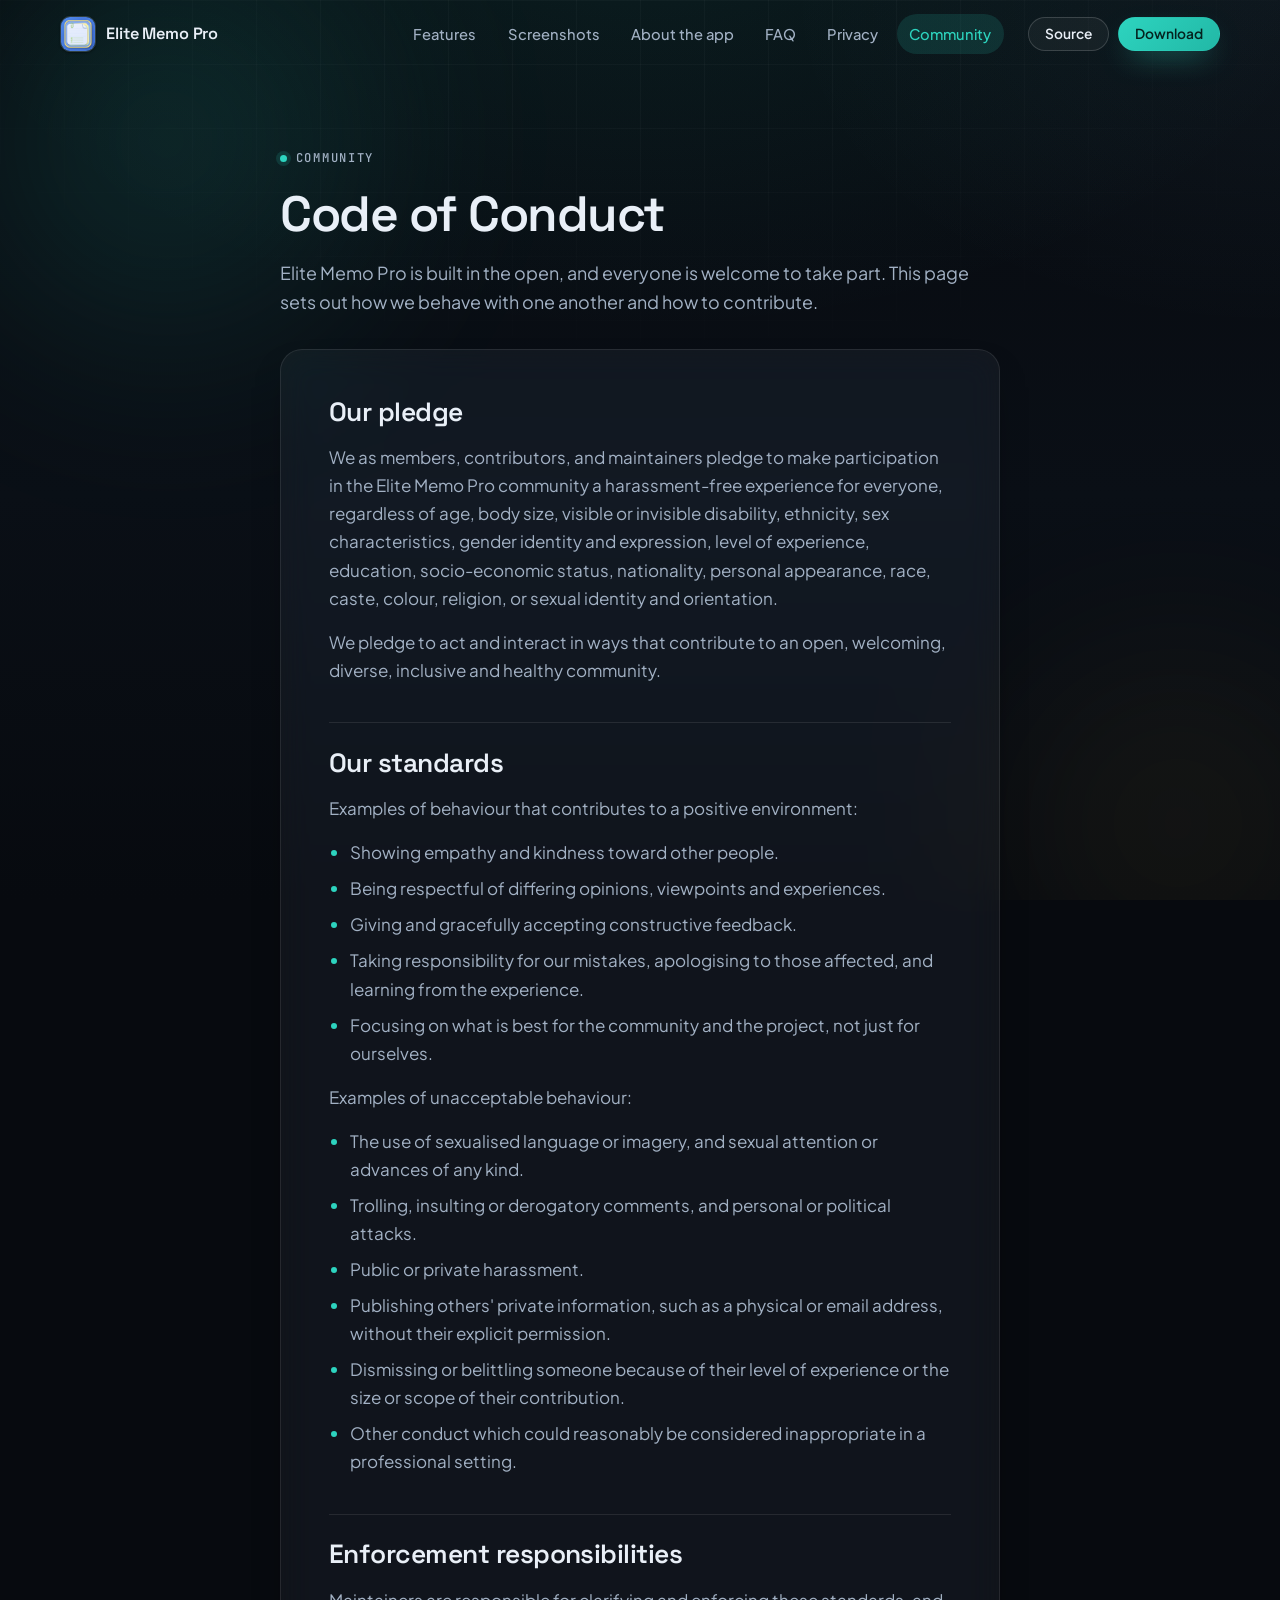
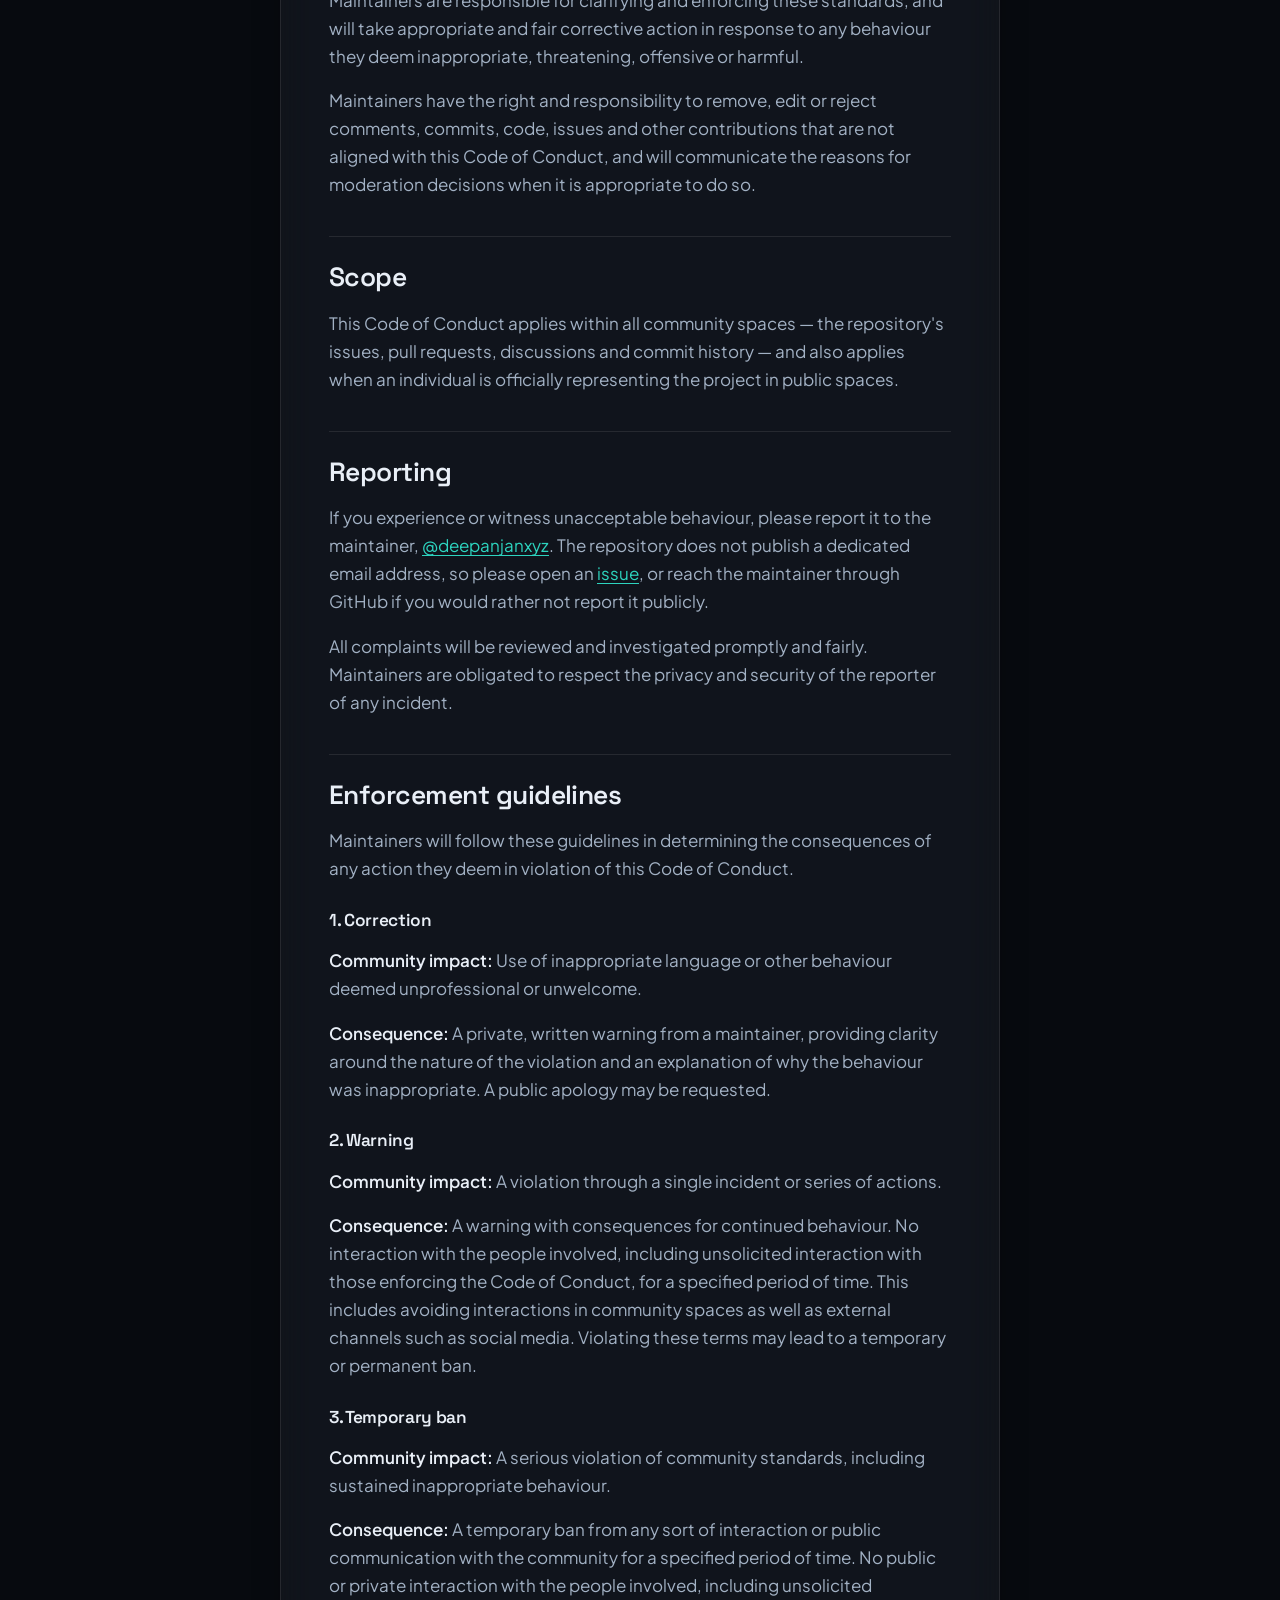
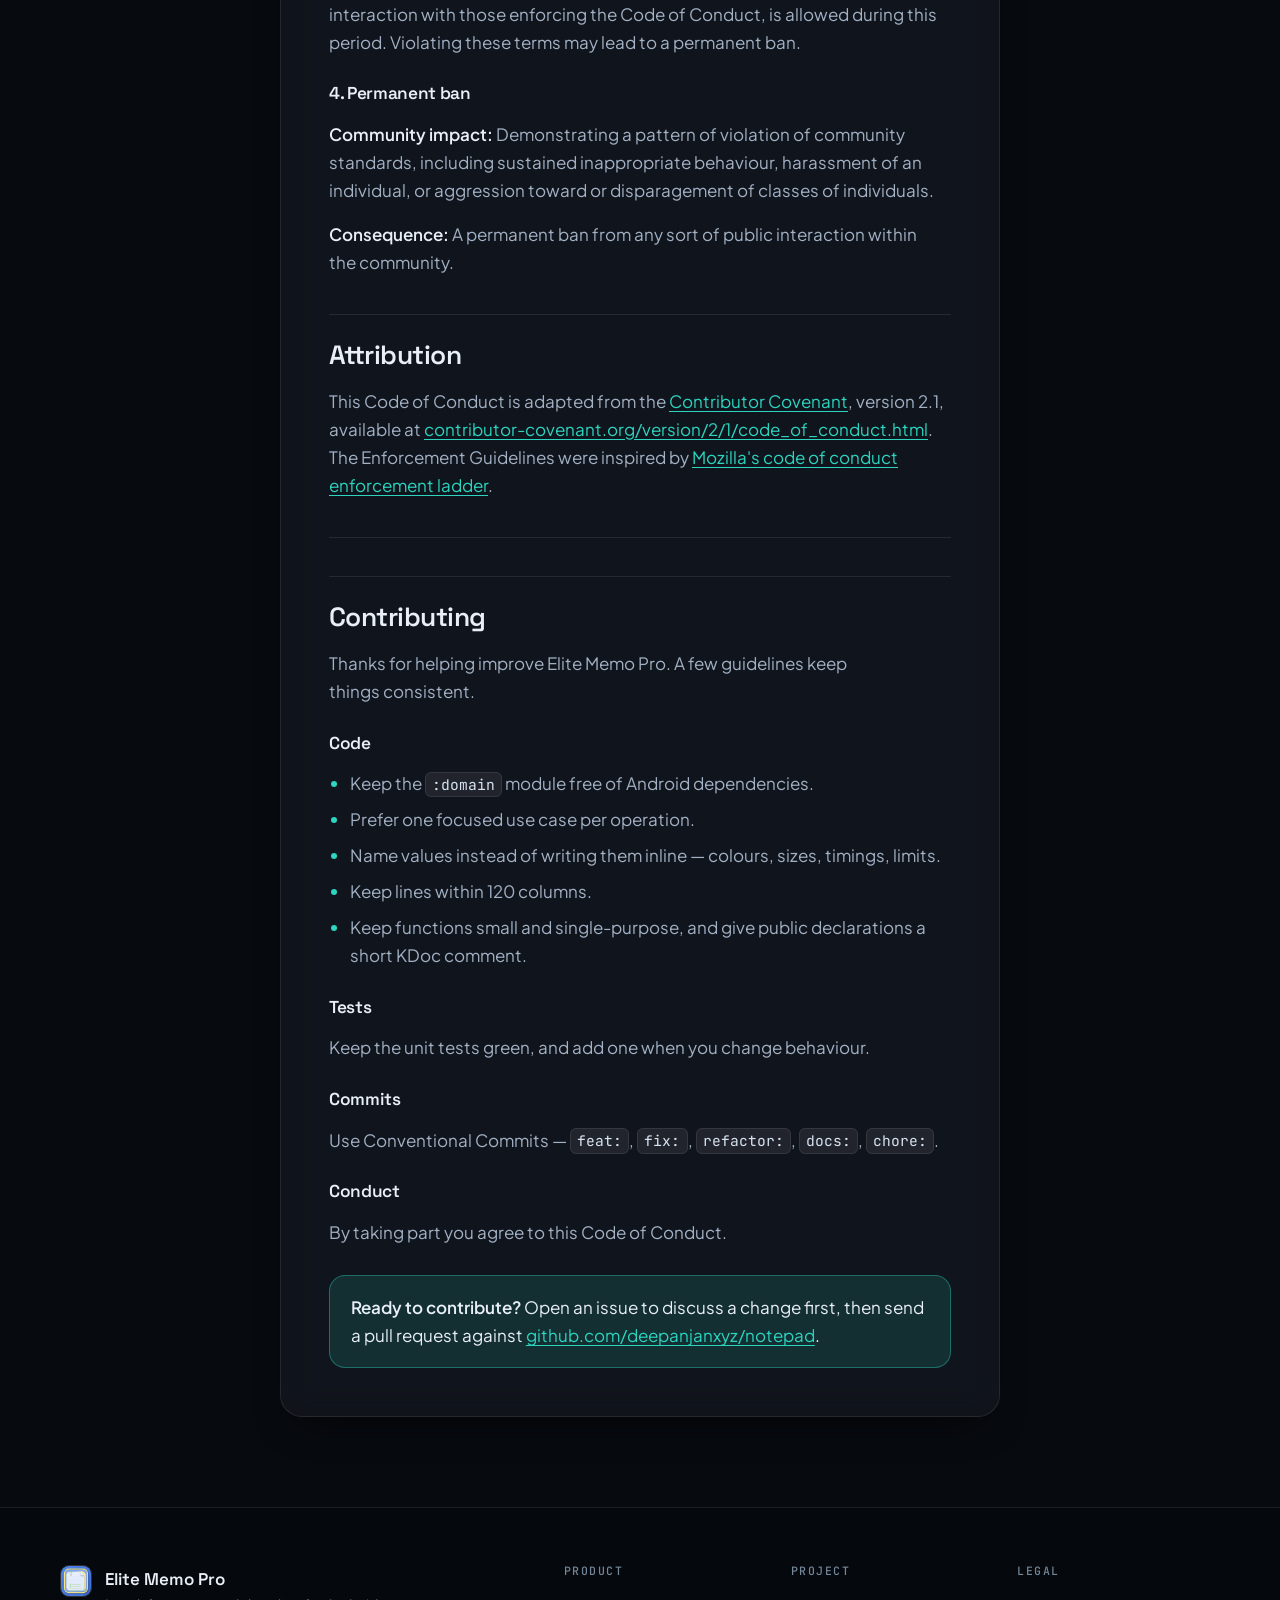
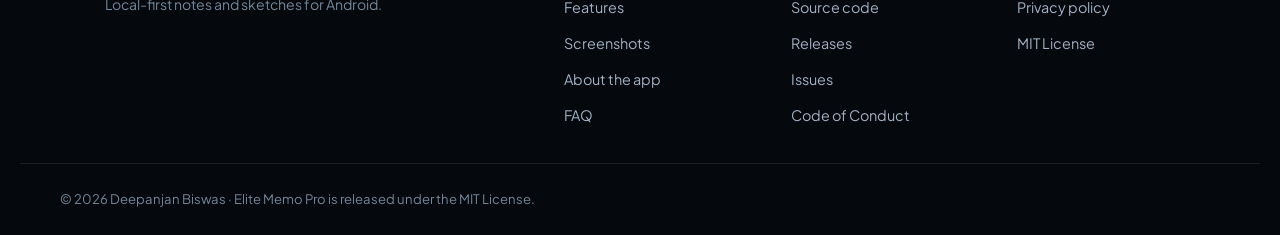
<file: conduct.html>
<!DOCTYPE html>
<html lang="en">
<head>
  <meta charset="UTF-8" />
  <meta name="viewport" content="width=device-width, initial-scale=1.0" />
  <title>Code of Conduct &amp; Contributing — Elite Memo Pro</title>
  <link rel="canonical" href="https://memo.deepanjan.xyz/conduct.html" />
  <meta name="description" content="The Code of Conduct and contribution guidelines for the Elite Memo Pro community." />
  <meta name="theme-color" content="#070a0f" />
  <meta name="color-scheme" content="dark" />
  <link rel="icon" type="image/png" sizes="48x48" href="assets/img/favicon-48.png" />
  <link rel="icon" type="image/png" sizes="96x96" href="assets/img/favicon-96.png" />
  <link rel="icon" type="image/png" sizes="192x192" href="assets/img/icon-192.png" />
  <link rel="apple-touch-icon" sizes="180x180" href="assets/img/apple-touch-icon.png" />
  <link rel="preconnect" href="https://fonts.googleapis.com" />
  <link rel="preconnect" href="https://fonts.gstatic.com" crossorigin />
  <link href="https://fonts.googleapis.com/css2?family=Plus+Jakarta+Sans:wght@400;500;600;700;800&family=Space+Grotesk:wght@500;600;700&family=JetBrains+Mono:wght@400;500&display=swap" rel="stylesheet" />
  <link rel="stylesheet" href="assets/css/style.css" />
  <noscript><style>.reveal{opacity:1 !important;transform:none !important}</style></noscript>
</head>
<body>
  <a class="skip-link" href="#main">Skip to content</a>

  <div class="bg-atmosphere" aria-hidden="true">
    <span class="bg-atmosphere__glow bg-atmosphere__glow--a"></span>
    <span class="bg-atmosphere__glow bg-atmosphere__glow--b"></span>
    <span class="bg-atmosphere__grid"></span>
  </div>

  <header class="site-header" id="top">
    <div class="container site-header__inner">
      <a class="brand" href="index.html">
        <img class="brand__icon" src="assets/img/icon-192.png" alt="Elite Memo Pro logo" width="36" height="36" decoding="async" />
        <span class="brand__text">Elite&nbsp;Memo&nbsp;Pro</span>
      </a>

      <button class="nav-toggle" id="nav-toggle" type="button" aria-controls="primary-nav" aria-expanded="false" aria-label="Open menu">
        <span class="nav-toggle__bar"></span>
        <span class="nav-toggle__bar"></span>
        <span class="nav-toggle__bar"></span>
      </button>

      <nav class="nav" id="primary-nav" aria-label="Primary">
        <ul class="nav__list">
          <li><a class="nav__link" href="index.html#features">Features</a></li>
          <li><a class="nav__link" href="index.html#screenshots">Screenshots</a></li>
          <li><a class="nav__link" href="index.html#about">About the app</a></li>
          <li><a class="nav__link" href="index.html#faq">FAQ</a></li>
          <li><a class="nav__link" href="privacy.html">Privacy</a></li>
          <li><a class="nav__link is-active" href="conduct.html">Community</a></li>
        </ul>
        <div class="nav__actions">
          <a class="btn btn--ghost btn--sm" href="https://github.com/deepanjanxyz/notepad" target="_blank" rel="noopener">Source</a>
          <a class="btn btn--primary btn--sm" href="https://github.com/deepanjanxyz/notepad/releases/latest" target="_blank" rel="noopener">Download</a>
        </div>
      </nav>
    </div>
  </header>

  <main id="main">
    <section class="page-hero">
      <div class="container container--narrow">
        <p class="eyebrow"><span class="dot"></span> Community</p>
        <h1 class="page-hero__title">Code of Conduct</h1>
        <p class="page-hero__lead">
          Elite Memo Pro is built in the open, and everyone is welcome to take part. This page sets out how we behave
          with one another and how to contribute.
        </p>
      </div>
    </section>

    <section class="section" style="padding-top: 0;">
      <div class="container container--narrow">
        <article class="card prose">
          <h2>Our pledge</h2>
          <p>
            We as members, contributors, and maintainers pledge to make participation in the Elite Memo Pro community a
            harassment-free experience for everyone, regardless of age, body size, visible or invisible disability, ethnicity,
            sex characteristics, gender identity and expression, level of experience, education, socio-economic status,
            nationality, personal appearance, race, caste, colour, religion, or sexual identity and orientation.
          </p>
          <p>
            We pledge to act and interact in ways that contribute to an open, welcoming, diverse, inclusive and healthy
            community.
          </p>

          <h2>Our standards</h2>
          <p>Examples of behaviour that contributes to a positive environment:</p>
          <ul>
            <li>Showing empathy and kindness toward other people.</li>
            <li>Being respectful of differing opinions, viewpoints and experiences.</li>
            <li>Giving and gracefully accepting constructive feedback.</li>
            <li>Taking responsibility for our mistakes, apologising to those affected, and learning from the experience.</li>
            <li>Focusing on what is best for the community and the project, not just for ourselves.</li>
          </ul>
          <p>Examples of unacceptable behaviour:</p>
          <ul>
            <li>The use of sexualised language or imagery, and sexual attention or advances of any kind.</li>
            <li>Trolling, insulting or derogatory comments, and personal or political attacks.</li>
            <li>Public or private harassment.</li>
            <li>Publishing others' private information, such as a physical or email address, without their explicit permission.</li>
            <li>Dismissing or belittling someone because of their level of experience or the size or scope of their contribution.</li>
            <li>Other conduct which could reasonably be considered inappropriate in a professional setting.</li>
          </ul>

          <h2>Enforcement responsibilities</h2>
          <p>
            Maintainers are responsible for clarifying and enforcing these standards, and will take appropriate and fair
            corrective action in response to any behaviour they deem inappropriate, threatening, offensive or harmful.
          </p>
          <p>
            Maintainers have the right and responsibility to remove, edit or reject comments, commits, code, issues and other
            contributions that are not aligned with this Code of Conduct, and will communicate the reasons for moderation
            decisions when it is appropriate to do so.
          </p>

          <h2>Scope</h2>
          <p>
            This Code of Conduct applies within all community spaces — the repository's issues, pull requests, discussions and
            commit history — and also applies when an individual is officially representing the project in public spaces.
          </p>

          <h2>Reporting</h2>
          <p>
            If you experience or witness unacceptable behaviour, please report it to the maintainer,
            <a href="https://github.com/deepanjanxyz" target="_blank" rel="noopener">@deepanjanxyz</a>. The repository does not
            publish a dedicated email address, so please open an
            <a href="https://github.com/deepanjanxyz/notepad/issues" target="_blank" rel="noopener">issue</a>, or reach the
            maintainer through GitHub if you would rather not report it publicly.
          </p>
          <p>
            All complaints will be reviewed and investigated promptly and fairly. Maintainers are obligated to respect the
            privacy and security of the reporter of any incident.
          </p>

          <h2>Enforcement guidelines</h2>
          <p>Maintainers will follow these guidelines in determining the consequences of any action they deem in violation of this Code of Conduct.</p>

          <h3>1. Correction</h3>
          <p><strong>Community impact:</strong> Use of inappropriate language or other behaviour deemed unprofessional or unwelcome.</p>
          <p><strong>Consequence:</strong> A private, written warning from a maintainer, providing clarity around the nature of the violation and an explanation of why the behaviour was inappropriate. A public apology may be requested.</p>

          <h3>2. Warning</h3>
          <p><strong>Community impact:</strong> A violation through a single incident or series of actions.</p>
          <p><strong>Consequence:</strong> A warning with consequences for continued behaviour. No interaction with the people involved, including unsolicited interaction with those enforcing the Code of Conduct, for a specified period of time. This includes avoiding interactions in community spaces as well as external channels such as social media. Violating these terms may lead to a temporary or permanent ban.</p>

          <h3>3. Temporary ban</h3>
          <p><strong>Community impact:</strong> A serious violation of community standards, including sustained inappropriate behaviour.</p>
          <p><strong>Consequence:</strong> A temporary ban from any sort of interaction or public communication with the community for a specified period of time. No public or private interaction with the people involved, including unsolicited interaction with those enforcing the Code of Conduct, is allowed during this period. Violating these terms may lead to a permanent ban.</p>

          <h3>4. Permanent ban</h3>
          <p><strong>Community impact:</strong> Demonstrating a pattern of violation of community standards, including sustained inappropriate behaviour, harassment of an individual, or aggression toward or disparagement of classes of individuals.</p>
          <p><strong>Consequence:</strong> A permanent ban from any sort of public interaction within the community.</p>

          <h2>Attribution</h2>
          <p>
            This Code of Conduct is adapted from the
            <a href="https://www.contributor-covenant.org" target="_blank" rel="noopener">Contributor Covenant</a>, version 2.1,
            available at <a href="https://www.contributor-covenant.org/version/2/1/code_of_conduct.html" target="_blank" rel="noopener">contributor-covenant.org/version/2/1/code_of_conduct.html</a>.
            The Enforcement Guidelines were inspired by
            <a href="https://github.com/mozilla/inclusion" target="_blank" rel="noopener">Mozilla's code of conduct enforcement ladder</a>.
          </p>

          <hr class="prose__rule" />

          <h2 id="contributing">Contributing</h2>
          <p>Thanks for helping improve Elite Memo Pro. A few guidelines keep things consistent.</p>

          <h3>Code</h3>
          <ul>
            <li>Keep the <code>:domain</code> module free of Android dependencies.</li>
            <li>Prefer one focused use case per operation.</li>
            <li>Name values instead of writing them inline — colours, sizes, timings, limits.</li>
            <li>Keep lines within 120 columns.</li>
            <li>Keep functions small and single-purpose, and give public declarations a short KDoc comment.</li>
          </ul>

          <h3>Tests</h3>
          <p>Keep the unit tests green, and add one when you change behaviour.</p>

          <h3>Commits</h3>
          <p>Use Conventional Commits — <code>feat:</code>, <code>fix:</code>, <code>refactor:</code>, <code>docs:</code>, <code>chore:</code>.</p>

          <h3>Conduct</h3>
          <p>By taking part you agree to this Code of Conduct.</p>

          <div class="callout">
            <p><strong>Ready to contribute?</strong> Open an issue to discuss a change first, then send a pull request against
              <a href="https://github.com/deepanjanxyz/notepad" target="_blank" rel="noopener">github.com/deepanjanxyz/notepad</a>.</p>
          </div>
        </article>
      </div>
    </section>
  </main>

  <footer class="site-footer">
    <div class="container site-footer__inner">
      <div class="site-footer__brand">
        <img src="assets/img/icon-192.png" alt="Elite Memo Pro logo" width="32" height="32" loading="lazy" decoding="async" />
        <div>
          <p class="site-footer__name">Elite Memo Pro</p>
          <p class="site-footer__tag">Local-first notes and sketches for Android.</p>
        </div>
      </div>
      <nav class="site-footer__nav" aria-label="Footer">
        <div class="footer-col">
          <h2 class="footer-col__title">Product</h2>
          <ul role="list">
            <li><a href="index.html#features">Features</a></li>
            <li><a href="index.html#screenshots">Screenshots</a></li>
            <li><a href="index.html#about">About the app</a></li>
            <li><a href="index.html#faq">FAQ</a></li>
          </ul>
        </div>
        <div class="footer-col">
          <h2 class="footer-col__title">Project</h2>
          <ul role="list">
            <li><a href="https://github.com/deepanjanxyz/notepad" target="_blank" rel="noopener">Source code</a></li>
            <li><a href="https://github.com/deepanjanxyz/notepad/releases" target="_blank" rel="noopener">Releases</a></li>
            <li><a href="https://github.com/deepanjanxyz/notepad/issues" target="_blank" rel="noopener">Issues</a></li>
            <li><a href="conduct.html">Code of Conduct</a></li>
          </ul>
        </div>
        <div class="footer-col">
          <h2 class="footer-col__title">Legal</h2>
          <ul role="list">
            <li><a href="privacy.html">Privacy policy</a></li>
            <li><a href="https://github.com/deepanjanxyz/notepad/blob/main/LICENSE" target="_blank" rel="noopener">MIT License</a></li>
          </ul>
        </div>
      </nav>
    </div>
    <div class="container site-footer__bottom">
      <p>&copy; <span id="year">2026</span> Deepanjan Biswas &middot; Elite Memo Pro is released under the MIT License.</p>
    </div>
  </footer>

  <script src="assets/js/main.js" defer></script>
</body>
</html>
</file>
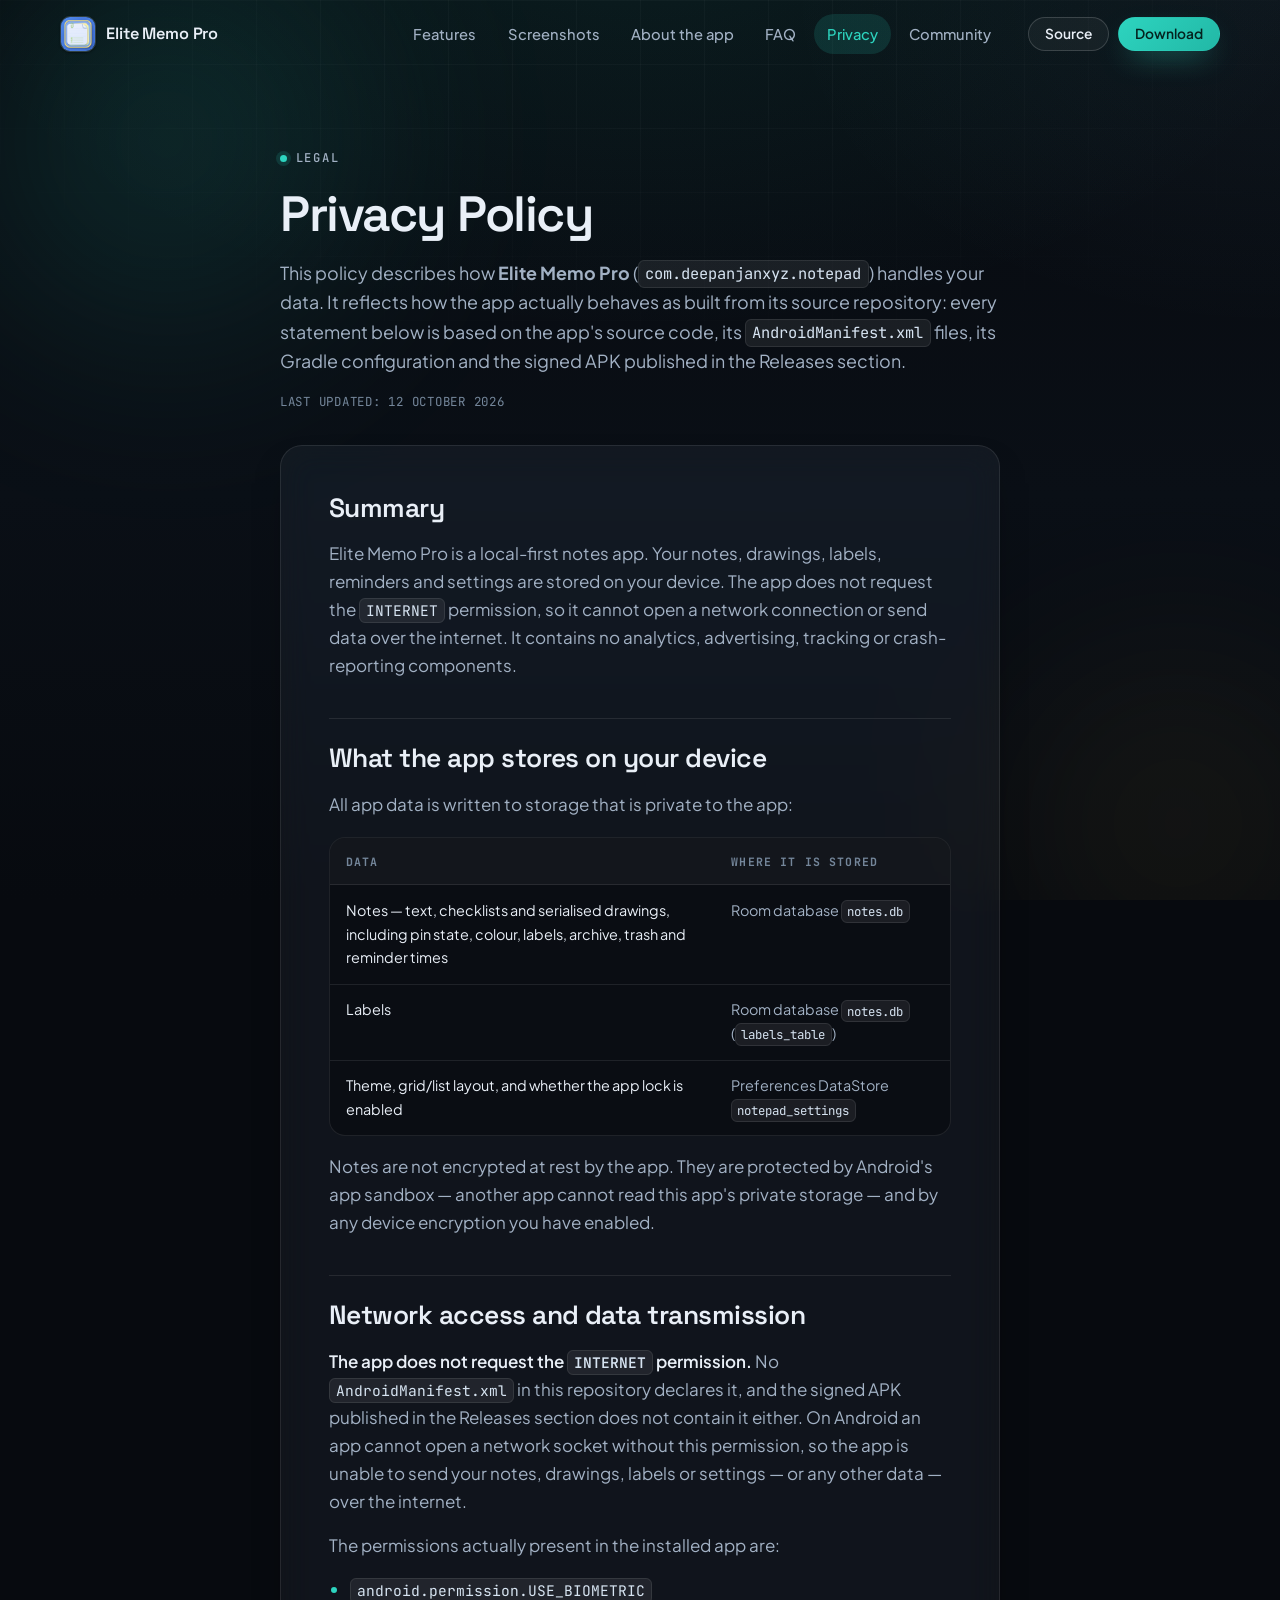
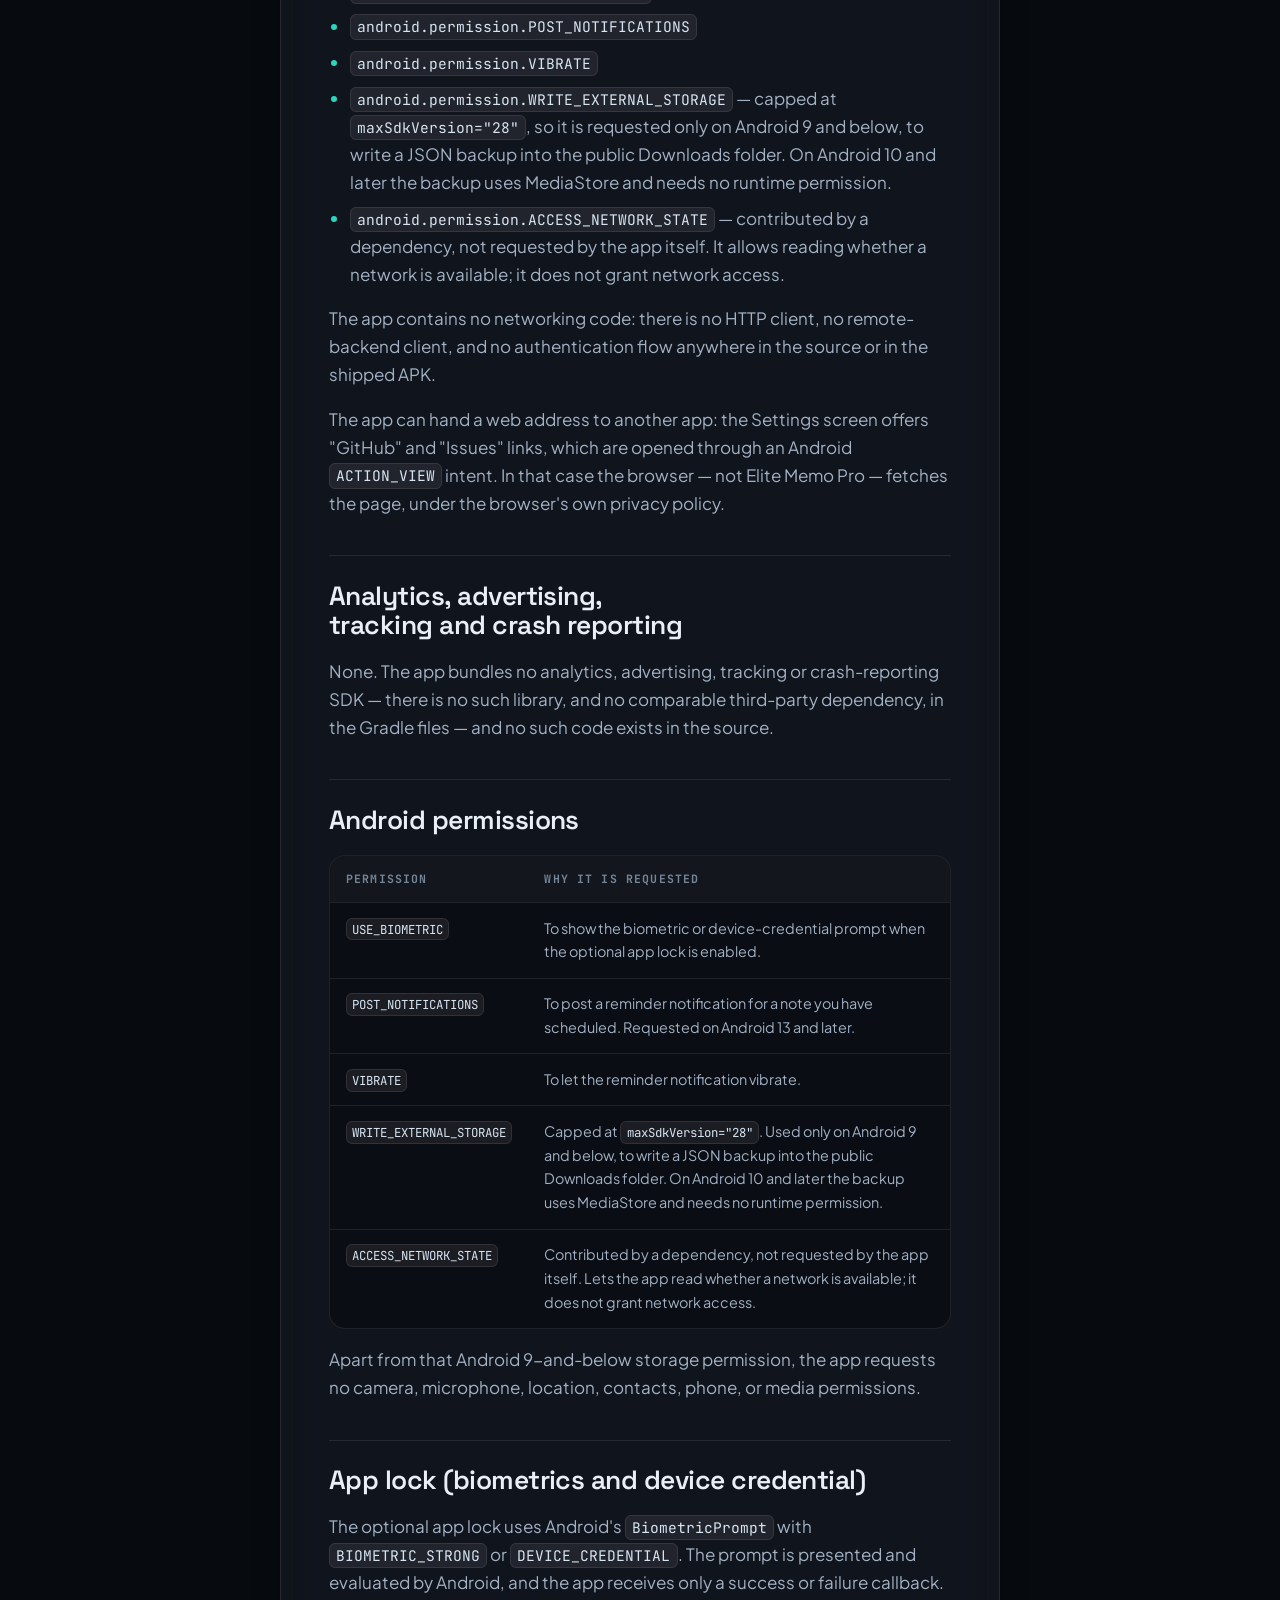
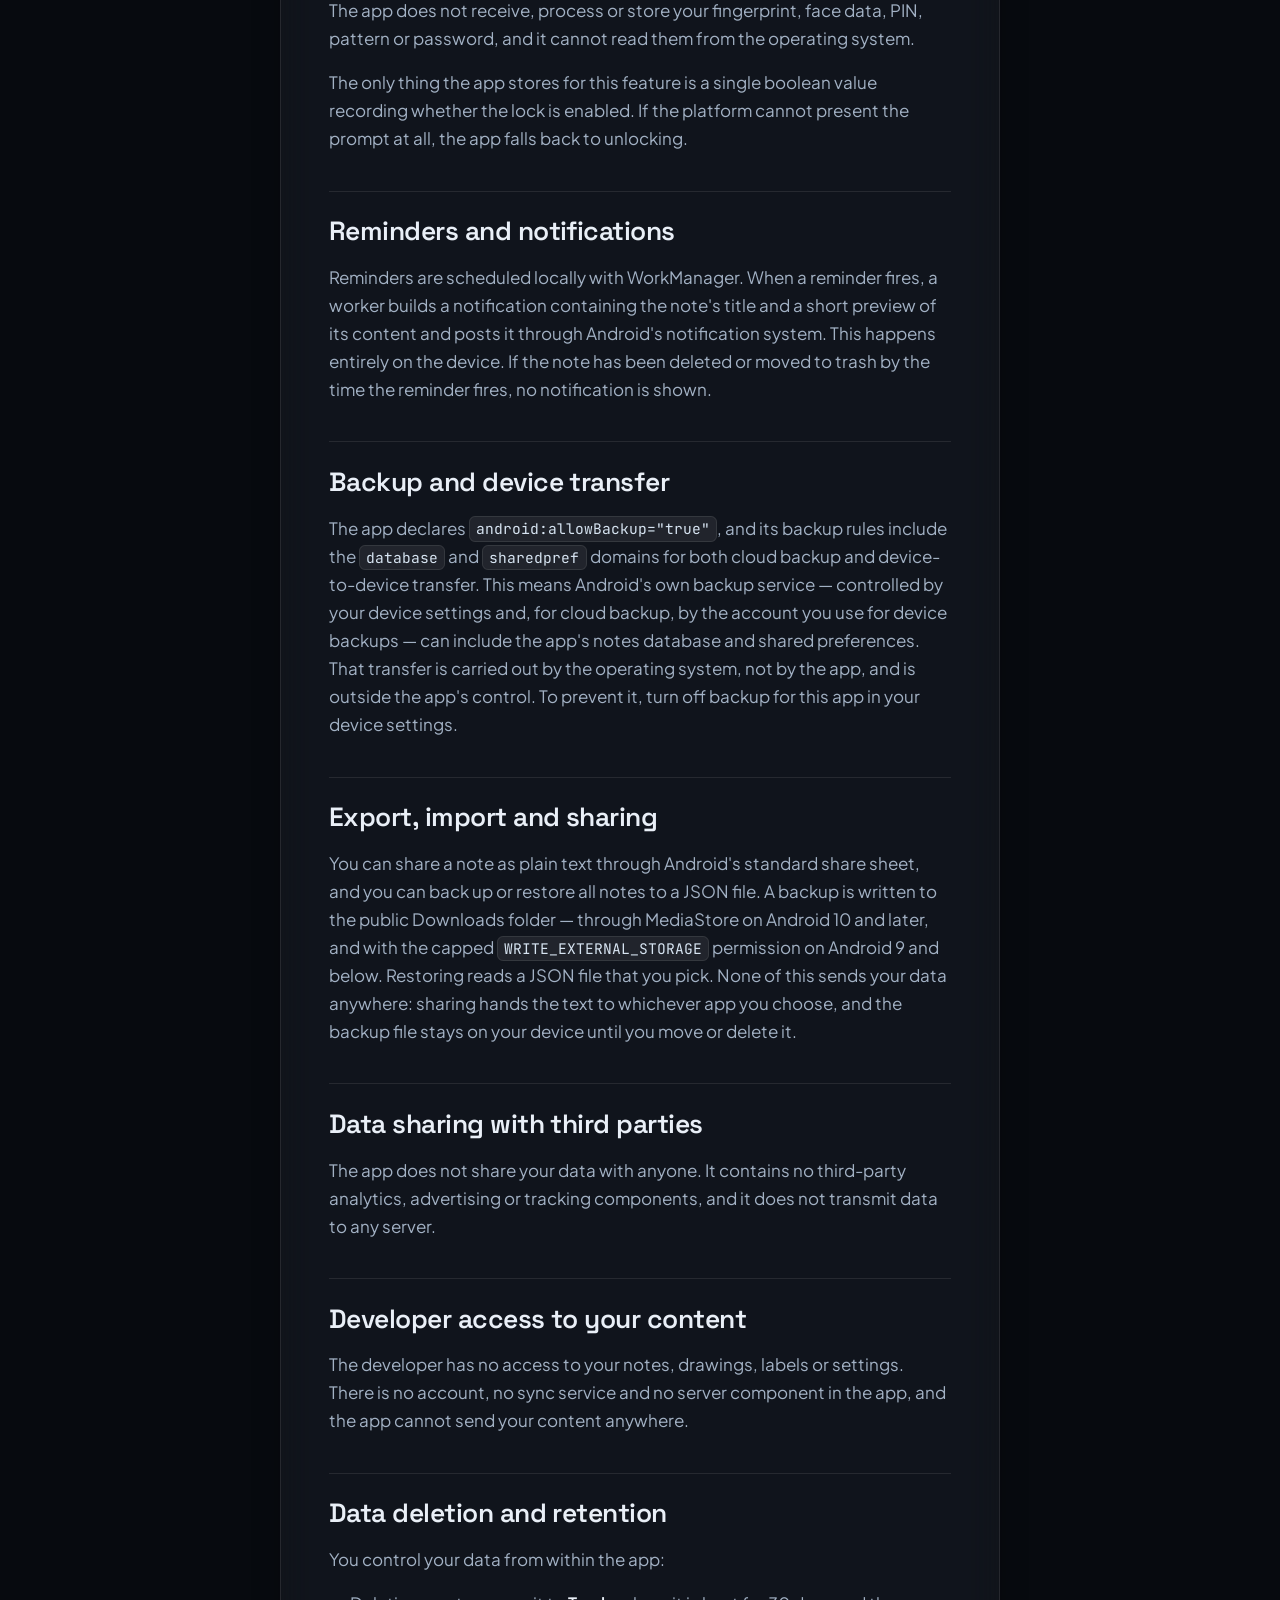
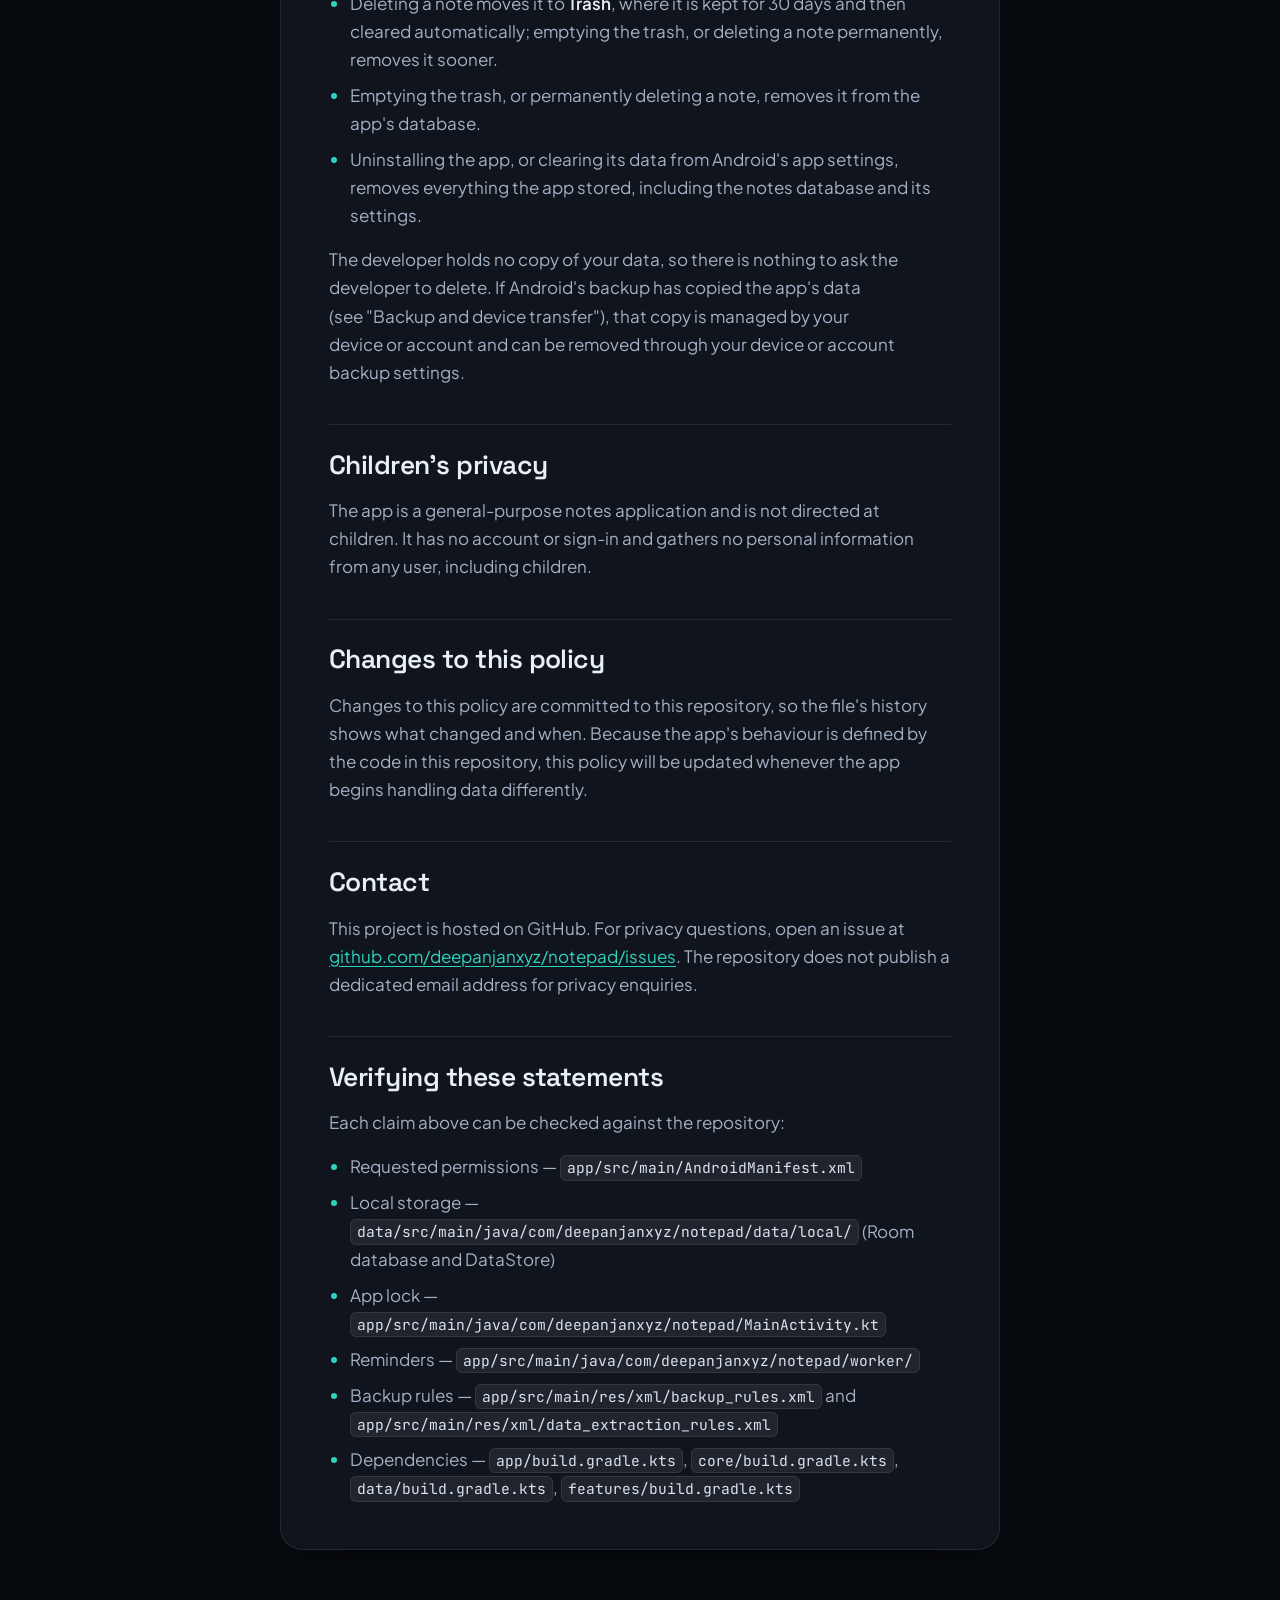
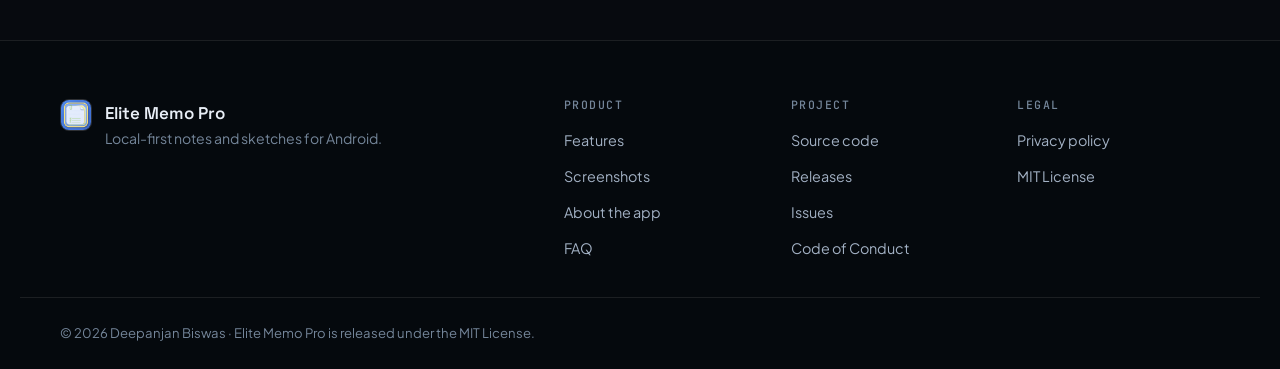
<file: privacy.html>
<!DOCTYPE html>
<html lang="en">
<head>
  <meta charset="UTF-8" />
  <meta name="viewport" content="width=device-width, initial-scale=1.0" />
  <title>Privacy Policy — Elite Memo Pro</title>
  <link rel="canonical" href="https://memo.deepanjan.xyz/privacy.html" />
  <meta name="description" content="How Elite Memo Pro handles your data: a local-first Android notes app with no account, no server and no INTERNET permission." />
  <meta name="theme-color" content="#070a0f" />
  <meta name="color-scheme" content="dark" />
  <link rel="icon" type="image/png" sizes="48x48" href="assets/img/favicon-48.png" />
  <link rel="icon" type="image/png" sizes="96x96" href="assets/img/favicon-96.png" />
  <link rel="icon" type="image/png" sizes="192x192" href="assets/img/icon-192.png" />
  <link rel="apple-touch-icon" sizes="180x180" href="assets/img/apple-touch-icon.png" />
  <link rel="preconnect" href="https://fonts.googleapis.com" />
  <link rel="preconnect" href="https://fonts.gstatic.com" crossorigin />
  <link href="https://fonts.googleapis.com/css2?family=Plus+Jakarta+Sans:wght@400;500;600;700;800&family=Space+Grotesk:wght@500;600;700&family=JetBrains+Mono:wght@400;500&display=swap" rel="stylesheet" />
  <link rel="stylesheet" href="assets/css/style.css" />
  <noscript><style>.reveal{opacity:1 !important;transform:none !important}</style></noscript>
</head>
<body>
  <a class="skip-link" href="#main">Skip to content</a>

  <div class="bg-atmosphere" aria-hidden="true">
    <span class="bg-atmosphere__glow bg-atmosphere__glow--a"></span>
    <span class="bg-atmosphere__glow bg-atmosphere__glow--b"></span>
    <span class="bg-atmosphere__grid"></span>
  </div>

  <header class="site-header" id="top">
    <div class="container site-header__inner">
      <a class="brand" href="index.html">
        <img class="brand__icon" src="assets/img/icon-192.png" alt="Elite Memo Pro logo" width="36" height="36" decoding="async" />
        <span class="brand__text">Elite&nbsp;Memo&nbsp;Pro</span>
      </a>

      <button class="nav-toggle" id="nav-toggle" type="button" aria-controls="primary-nav" aria-expanded="false" aria-label="Open menu">
        <span class="nav-toggle__bar"></span>
        <span class="nav-toggle__bar"></span>
        <span class="nav-toggle__bar"></span>
      </button>

      <nav class="nav" id="primary-nav" aria-label="Primary">
        <ul class="nav__list">
          <li><a class="nav__link" href="index.html#features">Features</a></li>
          <li><a class="nav__link" href="index.html#screenshots">Screenshots</a></li>
          <li><a class="nav__link" href="index.html#about">About the app</a></li>
          <li><a class="nav__link" href="index.html#faq">FAQ</a></li>
          <li><a class="nav__link is-active" href="privacy.html">Privacy</a></li>
          <li><a class="nav__link" href="conduct.html">Community</a></li>
        </ul>
        <div class="nav__actions">
          <a class="btn btn--ghost btn--sm" href="https://github.com/deepanjanxyz/notepad" target="_blank" rel="noopener">Source</a>
          <a class="btn btn--primary btn--sm" href="https://github.com/deepanjanxyz/notepad/releases/latest" target="_blank" rel="noopener">Download</a>
        </div>
      </nav>
    </div>
  </header>

  <main id="main">
    <section class="page-hero">
      <div class="container container--narrow">
        <p class="eyebrow"><span class="dot"></span> Legal</p>
        <h1 class="page-hero__title">Privacy Policy</h1>
        <p class="page-hero__lead">
          This policy describes how <strong>Elite Memo Pro</strong> (<code>com.deepanjanxyz.notepad</code>) handles your data.
          It reflects how the app actually behaves as built from its source repository: every statement below is based on the
          app's source code, its <code>AndroidManifest.xml</code> files, its Gradle configuration and the signed APK
          published in the Releases section.
        </p>
        <p class="page-hero__meta">Last updated: 12 October 2026</p>
      </div>
    </section>

    <section class="section" style="padding-top: 0;">
      <div class="container container--narrow">
        <article class="card prose">
          <h2>Summary</h2>
          <p>
            Elite Memo Pro is a local-first notes app. Your notes, drawings, labels, reminders and settings are stored on your
            device. The app does not request the <code>INTERNET</code> permission, so it cannot open a network connection or
            send data over the internet. It contains no analytics, advertising, tracking or crash-reporting components.
          </p>

          <h2>What the app stores on your device</h2>
          <p>All app data is written to storage that is private to the app:</p>
          <div class="table-wrap">
            <table>
              <thead>
                <tr><th>Data</th><th>Where it is stored</th></tr>
              </thead>
              <tbody>
                <tr>
                  <td>Notes — text, checklists and serialised drawings, including pin state, colour, labels, archive, trash and reminder times</td>
                  <td>Room database <code>notes.db</code></td>
                </tr>
                <tr>
                  <td>Labels</td>
                  <td>Room database <code>notes.db</code> (<code>labels_table</code>)</td>
                </tr>
                <tr>
                  <td>Theme, grid/list layout, and whether the app lock is enabled</td>
                  <td>Preferences DataStore <code>notepad_settings</code></td>
                </tr>
              </tbody>
            </table>
          </div>
          <p>
            Notes are not encrypted at rest by the app. They are protected by Android's app sandbox — another app cannot read
            this app's private storage — and by any device encryption you have enabled.
          </p>

          <h2>Network access and data transmission</h2>
          <p>
            <strong>The app does not request the <code>INTERNET</code> permission.</strong> No <code>AndroidManifest.xml</code>
            in this repository declares it, and the signed APK published in the Releases section does not contain it either.
            On Android an app cannot open a network socket without this permission, so the app is unable to send your notes,
            drawings, labels or settings — or any other data — over the internet.
          </p>
          <p>The permissions actually present in the installed app are:</p>
          <ul>
            <li><code>android.permission.USE_BIOMETRIC</code></li>
            <li><code>android.permission.POST_NOTIFICATIONS</code></li>
            <li><code>android.permission.VIBRATE</code></li>
            <li><code>android.permission.WRITE_EXTERNAL_STORAGE</code> — capped at <code>maxSdkVersion="28"</code>, so it is requested only on Android 9 and below, to write a JSON backup into the public Downloads folder. On Android 10 and later the backup uses MediaStore and needs no runtime permission.</li>
            <li><code>android.permission.ACCESS_NETWORK_STATE</code> — contributed by a dependency, not requested by the app itself. It allows reading whether a network is available; it does not grant network access.</li>
          </ul>
          <p>
            The app contains no networking code: there is no HTTP client, no remote-backend client, and no authentication flow
            anywhere in the source or in the shipped APK.
          </p>
          <p>
            The app can hand a web address to another app: the Settings screen offers "GitHub" and "Issues" links, which are
            opened through an Android <code>ACTION_VIEW</code> intent. In that case the browser — not Elite Memo Pro — fetches
            the page, under the browser's own privacy policy.
          </p>

          <h2>Analytics, advertising, tracking and crash reporting</h2>
          <p>
            None. The app bundles no analytics, advertising, tracking or crash-reporting SDK — there is no such
            library, and no comparable third-party dependency, in the Gradle files — and no such code exists in the
            source.
          </p>

          <h2>Android permissions</h2>
          <div class="table-wrap">
            <table>
              <thead>
                <tr><th>Permission</th><th>Why it is requested</th></tr>
              </thead>
              <tbody>
                <tr><td><code>USE_BIOMETRIC</code></td><td>To show the biometric or device-credential prompt when the optional app lock is enabled.</td></tr>
                <tr><td><code>POST_NOTIFICATIONS</code></td><td>To post a reminder notification for a note you have scheduled. Requested on Android 13 and later.</td></tr>
                <tr><td><code>VIBRATE</code></td><td>To let the reminder notification vibrate.</td></tr>
                <tr><td><code>WRITE_EXTERNAL_STORAGE</code></td><td>Capped at <code>maxSdkVersion="28"</code>. Used only on Android 9 and below, to write a JSON backup into the public Downloads folder. On Android 10 and later the backup uses MediaStore and needs no runtime permission.</td></tr>
                <tr><td><code>ACCESS_NETWORK_STATE</code></td><td>Contributed by a dependency, not requested by the app itself. Lets the app read whether a network is available; it does not grant network access.</td></tr>
              </tbody>
            </table>
          </div>
          <p>Apart from that Android 9-and-below storage permission, the app requests no camera, microphone, location, contacts, phone, or media permissions.</p>

          <h2>App lock (biometrics and device credential)</h2>
          <p>
            The optional app lock uses Android's <code>BiometricPrompt</code> with <code>BIOMETRIC_STRONG</code> or
            <code>DEVICE_CREDENTIAL</code>. The prompt is presented and evaluated by Android, and the app receives only a
            success or failure callback. The app does not receive, process or store your fingerprint, face data, PIN, pattern
            or password, and it cannot read them from the operating system.
          </p>
          <p>
            The only thing the app stores for this feature is a single boolean value recording whether the lock is enabled. If
            the platform cannot present the prompt at all, the app falls back to unlocking.
          </p>

          <h2>Reminders and notifications</h2>
          <p>
            Reminders are scheduled locally with WorkManager. When a reminder fires, a worker builds a notification containing
            the note's title and a short preview of its content and posts it through Android's notification system. This
            happens entirely on the device. If the note has been deleted or moved to trash by the time the reminder fires, no
            notification is shown.
          </p>

          <h2>Backup and device transfer</h2>
          <p>
            The app declares <code>android:allowBackup="true"</code>, and its backup rules include the <code>database</code>
            and <code>sharedpref</code> domains for both cloud backup and device-to-device transfer. This means Android's own
            backup service — controlled by your device settings and, for cloud backup, by the account you use for device backups — can include the
            app's notes database and shared preferences. That transfer is carried out by the operating system, not by the app,
            and is outside the app's control. To prevent it, turn off backup for this app in your device settings.
          </p>

          <h2>Export, import and sharing</h2>
          <p>
            You can share a note as plain text through Android's standard share sheet, and you can back up or restore all notes
            to a JSON file. A backup is written to the public Downloads folder — through MediaStore on Android 10 and later, and
            with the capped <code>WRITE_EXTERNAL_STORAGE</code> permission on Android 9 and below. Restoring reads a JSON file
            that you pick. None of this sends your data anywhere: sharing hands the text to whichever app you choose, and the
            backup file stays on your device until you move or delete it.
          </p>

          <h2>Data sharing with third parties</h2>
          <p>
            The app does not share your data with anyone. It contains no third-party analytics, advertising or tracking
            components, and it does not transmit data to any server.
          </p>

          <h2>Developer access to your content</h2>
          <p>
            The developer has no access to your notes, drawings, labels or settings. There is no account, no sync service and
            no server component in the app, and the app cannot send your content anywhere.
          </p>

          <h2>Data deletion and retention</h2>
          <p>You control your data from within the app:</p>
          <ul>
            <li>Deleting a note moves it to <strong>Trash</strong>, where it is kept for 30 days and then cleared automatically; emptying the trash, or deleting a note permanently, removes it sooner.</li>
            <li>Emptying the trash, or permanently deleting a note, removes it from the app's database.</li>
            <li>Uninstalling the app, or clearing its data from Android's app settings, removes everything the app stored, including the notes database and its settings.</li>
          </ul>
          <p>
            The developer holds no copy of your data, so there is nothing to ask the developer to delete. If Android's backup
            has copied the app's data (see "Backup and device transfer"), that copy is managed by your device or account and
            can be removed through your device or account backup settings.
          </p>

          <h2>Children's privacy</h2>
          <p>
            The app is a general-purpose notes application and is not directed at children. It has no account or sign-in and
            gathers no personal information from any user, including children.
          </p>

          <h2>Changes to this policy</h2>
          <p>
            Changes to this policy are committed to this repository, so the file's history shows what changed and when. Because
            the app's behaviour is defined by the code in this repository, this policy will be updated whenever the app begins
            handling data differently.
          </p>

          <h2>Contact</h2>
          <p>
            This project is hosted on GitHub. For privacy questions, open an issue at
            <a href="https://github.com/deepanjanxyz/notepad/issues" target="_blank" rel="noopener">github.com/deepanjanxyz/notepad/issues</a>.
            The repository does not publish a dedicated email address for privacy enquiries.
          </p>

          <h2>Verifying these statements</h2>
          <p>Each claim above can be checked against the repository:</p>
          <ul>
            <li>Requested permissions — <code>app/src/main/AndroidManifest.xml</code></li>
            <li>Local storage — <code>data/src/main/java/com/deepanjanxyz/notepad/data/local/</code> (Room database and DataStore)</li>
            <li>App lock — <code>app/src/main/java/com/deepanjanxyz/notepad/MainActivity.kt</code></li>
            <li>Reminders — <code>app/src/main/java/com/deepanjanxyz/notepad/worker/</code></li>
            <li>Backup rules — <code>app/src/main/res/xml/backup_rules.xml</code> and <code>app/src/main/res/xml/data_extraction_rules.xml</code></li>
            <li>Dependencies — <code>app/build.gradle.kts</code>, <code>core/build.gradle.kts</code>, <code>data/build.gradle.kts</code>, <code>features/build.gradle.kts</code></li>
          </ul>
        </article>
      </div>
    </section>
  </main>

  <footer class="site-footer">
    <div class="container site-footer__inner">
      <div class="site-footer__brand">
        <img src="assets/img/icon-192.png" alt="Elite Memo Pro logo" width="32" height="32" loading="lazy" decoding="async" />
        <div>
          <p class="site-footer__name">Elite Memo Pro</p>
          <p class="site-footer__tag">Local-first notes and sketches for Android.</p>
        </div>
      </div>
      <nav class="site-footer__nav" aria-label="Footer">
        <div class="footer-col">
          <h2 class="footer-col__title">Product</h2>
          <ul role="list">
            <li><a href="index.html#features">Features</a></li>
            <li><a href="index.html#screenshots">Screenshots</a></li>
            <li><a href="index.html#about">About the app</a></li>
            <li><a href="index.html#faq">FAQ</a></li>
          </ul>
        </div>
        <div class="footer-col">
          <h2 class="footer-col__title">Project</h2>
          <ul role="list">
            <li><a href="https://github.com/deepanjanxyz/notepad" target="_blank" rel="noopener">Source code</a></li>
            <li><a href="https://github.com/deepanjanxyz/notepad/releases" target="_blank" rel="noopener">Releases</a></li>
            <li><a href="https://github.com/deepanjanxyz/notepad/issues" target="_blank" rel="noopener">Issues</a></li>
            <li><a href="conduct.html">Code of Conduct</a></li>
          </ul>
        </div>
        <div class="footer-col">
          <h2 class="footer-col__title">Legal</h2>
          <ul role="list">
            <li><a href="privacy.html">Privacy policy</a></li>
            <li><a href="https://github.com/deepanjanxyz/notepad/blob/main/LICENSE" target="_blank" rel="noopener">MIT License</a></li>
          </ul>
        </div>
      </nav>
    </div>
    <div class="container site-footer__bottom">
      <p>&copy; <span id="year">2026</span> Deepanjan Biswas &middot; Elite Memo Pro is released under the MIT License.</p>
    </div>
  </footer>

  <script src="assets/js/main.js" defer></script>
</body>
</html>
</file>
<file: assets/css/style.css>
/* ==========================================================================
   Elite Memo Pro — landing site
   Dark glassmorphism design system
   --------------------------------------------------------------------------
   1.  Design tokens
   2.  Reset & base
   3.  Layout helpers
   4.  Typography & shared components
   5.  Background atmosphere
   6.  Header & navigation
   7.  Hero
   8.  Trust band
   9.  Features
   10. Screenshots
   11. Privacy
   12. About the app
   13. FAQ
   14. Download CTA
   15. Footer
   16. Motion
   17. Responsive
   ========================================================================== */

/* ==========================================================================
   1. Design tokens
   ========================================================================== */
:root {
  /* Surfaces */
  --bg: #070a0f;
  --bg-2: #0a0f16;
  --surface: rgba(255, 255, 255, 0.045);
  --surface-2: rgba(255, 255, 255, 0.065);
  --surface-3: rgba(255, 255, 255, 0.09);
  --border: rgba(255, 255, 255, 0.09);
  --border-2: rgba(255, 255, 255, 0.16);

  /* Text */
  --text: #e9eff7;
  --text-dim: #a2b1c4;
  --text-mute: #74869a;

  /* Accents */
  --accent: #2dd4bf;        /* teal   */
  --accent-soft: rgba(45, 212, 191, 0.14);
  --accent-line: rgba(45, 212, 191, 0.38);
  --gold: #f4c453;          /* premium */
  --gold-soft: rgba(244, 196, 83, 0.14);
  --sky: #7dd3fc;

  /* Radii */
  --r-sm: 10px;
  --r-md: 16px;
  --r-lg: 22px;
  --r-xl: 30px;
  --r-pill: 999px;

  /* Spacing */
  --gutter: clamp(1.15rem, 4vw, 2.5rem);
  --section-y: clamp(3.6rem, 7vw, 6.5rem);
  --maxw: 1240px;

  /* Effects */
  --blur: saturate(150%) blur(16px);
  --shadow-sm: 0 1px 2px rgba(0, 0, 0, 0.4);
  --shadow-md: 0 18px 40px -20px rgba(0, 0, 0, 0.75);
  --shadow-lg: 0 40px 80px -40px rgba(0, 0, 0, 0.85);
  --ring: 0 0 0 3px rgba(45, 212, 191, 0.35);

  /* Type */
  --font-display: "Space Grotesk", "Plus Jakarta Sans", ui-sans-serif, system-ui, sans-serif;
  --font-body: "Plus Jakarta Sans", ui-sans-serif, system-ui, -apple-system, "Segoe UI", Roboto, sans-serif;
  --font-mono: "JetBrains Mono", ui-monospace, SFMono-Regular, Menlo, Consolas, monospace;

  /* Motion */
  --ease: cubic-bezier(0.22, 0.61, 0.36, 1);
  --dur: 0.45s;

  --header-h: 68px;
}

/* ==========================================================================
   2. Reset & base
   ========================================================================== */
*,
*::before,
*::after { box-sizing: border-box; }

* { margin: 0; }

html {
  -webkit-text-size-adjust: 100%;
  scroll-behavior: smooth;
  scroll-padding-top: calc(var(--header-h) + 18px);
}

body {
  min-height: 100vh;
  font-family: var(--font-body);
  font-size: clamp(1rem, 0.96rem + 0.2vw, 1.0625rem);
  line-height: 1.65;
  color: var(--text);
  background-color: var(--bg);
  -webkit-font-smoothing: antialiased;
  -moz-osx-font-smoothing: grayscale;
  overflow-x: hidden;
  text-rendering: optimizeLegibility;
}

img,
picture,
svg,
video { display: block; max-width: 100%; }

img { height: auto; }

a {
  color: var(--accent);
  text-decoration: none;
  text-underline-offset: 3px;
  transition: color 0.2s var(--ease);
}
a:hover { color: #5eead4; text-decoration: underline; }

ul, ol { padding: 0; }

:focus-visible {
  outline: none;
  box-shadow: var(--ring);
  border-radius: 6px;
}

::selection { background: rgba(45, 212, 191, 0.3); color: #fff; }

/* ==========================================================================
   3. Layout helpers
   ========================================================================== */
.container {
  width: 100%;
  max-width: var(--maxw);
  margin-inline: auto;
  padding-inline: var(--gutter);
}
.container--narrow { max-width: 800px; }

.section {
  position: relative;
  padding-block: var(--section-y);
}
.section--alt::before {
  content: "";
  position: absolute;
  inset: 0;
  background: linear-gradient(180deg, transparent, rgba(255, 255, 255, 0.018) 20%, rgba(255, 255, 255, 0.018) 80%, transparent);
  border-block: 1px solid var(--border);
  pointer-events: none;
}
.section > .container { position: relative; z-index: 1; }

.skip-link {
  position: absolute;
  left: 1rem;
  top: -100px;
  z-index: 200;
  padding: 0.7rem 1.1rem;
  background: var(--accent);
  color: #05231f;
  font-weight: 700;
  border-radius: var(--r-sm);
  transition: top 0.2s var(--ease);
}
.skip-link:focus { top: 1rem; text-decoration: none; }

/* ==========================================================================
   4. Typography & shared components
   ========================================================================== */
h1, h2, h3, h4 {
  font-family: var(--font-display);
  font-weight: 600;
  line-height: 1.12;
  letter-spacing: -0.02em;
  text-wrap: balance;
}

p { text-wrap: pretty; }

code {
  font-family: var(--font-mono);
  font-size: 0.86em;
  padding: 0.15em 0.42em;
  border-radius: 6px;
  background: rgba(255, 255, 255, 0.07);
  border: 1px solid var(--border);
  color: #d7e4f2;
}

.eyebrow {
  display: inline-flex;
  align-items: center;
  gap: 0.55rem;
  font-family: var(--font-mono);
  font-size: 0.76rem;
  font-weight: 500;
  letter-spacing: 0.14em;
  text-transform: uppercase;
  color: var(--text-dim);
  margin-bottom: 1.1rem;
}
.eyebrow .dot {
  width: 7px;
  height: 7px;
  border-radius: 50%;
  background: var(--accent);
  box-shadow: 0 0 0 4px var(--accent-soft);
}

.section-head {
  max-width: 660px;
  margin-bottom: clamp(2.2rem, 5vw, 3.6rem);
}
.section-title {
  font-size: clamp(1.85rem, 1.3rem + 2.6vw, 3rem);
  margin-bottom: 0.85rem;
}
.section-lead {
  color: var(--text-dim);
  font-size: clamp(1rem, 0.97rem + 0.3vw, 1.15rem);
}

/* Desktop: set the lead beside the title so the full width is used */
@media (min-width: 1000px) {
  .section-head {
    max-width: none;
    display: grid;
    grid-template-columns: minmax(0, 1fr) minmax(0, 1fr);
    gap: 0.9rem 3.5rem;
    align-items: end;
  }
  .section-head .eyebrow { grid-column: 1 / -1; margin-bottom: 0; }
  .section-head .section-title { margin-bottom: 0; }
  .section-head .section-lead { margin-bottom: 0.4rem; }
}

/* Glass card */
.card {
  position: relative;
  background: var(--surface);
  border: 1px solid var(--border);
  border-radius: var(--r-lg);
  backdrop-filter: var(--blur);
  -webkit-backdrop-filter: var(--blur);
  box-shadow: var(--shadow-md);
}

/* Buttons */
.btn {
  --btn-bg: var(--surface-2);
  --btn-fg: var(--text);
  display: inline-flex;
  align-items: center;
  justify-content: center;
  gap: 0.6rem;
  padding: 0.78rem 1.35rem;
  font-family: var(--font-body);
  font-size: 0.95rem;
  font-weight: 600;
  line-height: 1;
  color: var(--btn-fg);
  background: var(--btn-bg);
  border: 1px solid var(--border-2);
  border-radius: var(--r-pill);
  cursor: pointer;
  white-space: nowrap;
  text-decoration: none;
  transition: transform 0.18s var(--ease), background 0.2s var(--ease), border-color 0.2s var(--ease), box-shadow 0.2s var(--ease), color 0.2s var(--ease);
}
.btn:hover { text-decoration: none; transform: translateY(-2px); }
.btn:active { transform: translateY(0); }

.btn--sm { padding: 0.6rem 1rem; font-size: 0.86rem; }
.btn--lg { padding: 0.95rem 1.7rem; font-size: 1rem; }

.btn--primary {
  --btn-fg: #05231f;
  background: linear-gradient(135deg, var(--accent), #22b8a6);
  border-color: transparent;
  box-shadow: 0 12px 30px -12px rgba(45, 212, 191, 0.7);
}
.btn--primary:hover {
  background: linear-gradient(135deg, #4ee0cd, #2ac2af);
  box-shadow: 0 18px 40px -14px rgba(45, 212, 191, 0.85);
}

.btn--ghost { background: var(--surface); }
.btn--ghost:hover { background: var(--surface-2); border-color: var(--accent-line); }

.icon { width: 1.15em; height: 1.15em; flex: none; }
.icon--sm { width: 1em; height: 1em; }

/* ==========================================================================
   5. Background atmosphere
   ========================================================================== */
.bg-atmosphere {
  position: fixed;
  inset: 0;
  z-index: -1;
  overflow: hidden;
  pointer-events: none;
  background:
    radial-gradient(1200px 700px at 50% -10%, rgba(45, 212, 191, 0.10), transparent 60%),
    radial-gradient(900px 600px at 100% 0%, rgba(125, 211, 252, 0.06), transparent 55%),
    linear-gradient(180deg, var(--bg) 0%, var(--bg-2) 55%, var(--bg) 100%);
}
.bg-atmosphere__glow {
  position: absolute;
  border-radius: 50%;
  filter: blur(90px);
  opacity: 0.5;
}
.bg-atmosphere__glow--a {
  width: 46vw;
  height: 46vw;
  top: -12vw;
  left: -10vw;
  background: radial-gradient(circle, rgba(45, 212, 191, 0.35), transparent 70%);
}
.bg-atmosphere__glow--b {
  width: 40vw;
  height: 40vw;
  bottom: -14vw;
  right: -12vw;
  background: radial-gradient(circle, rgba(244, 196, 83, 0.16), transparent 70%);
}
.bg-atmosphere__grid {
  position: absolute;
  inset: 0;
  background-image:
    linear-gradient(rgba(255, 255, 255, 0.028) 1px, transparent 1px),
    linear-gradient(90deg, rgba(255, 255, 255, 0.028) 1px, transparent 1px);
  background-size: 64px 64px;
  mask-image: radial-gradient(ellipse 90% 60% at 50% 0%, #000 20%, transparent 75%);
  -webkit-mask-image: radial-gradient(ellipse 90% 60% at 50% 0%, #000 20%, transparent 75%);
}

/* ==========================================================================
   6. Header & navigation
   ========================================================================== */
.site-header {
  position: sticky;
  top: 0;
  z-index: 100;
  border-bottom: 1px solid transparent;
  transition: background 0.3s var(--ease), border-color 0.3s var(--ease), backdrop-filter 0.3s var(--ease);
}
.site-header.is-scrolled {
  background: rgba(8, 12, 18, 0.72);
  border-bottom-color: var(--border);
  backdrop-filter: var(--blur);
  -webkit-backdrop-filter: var(--blur);
}
.site-header__inner {
  display: flex;
  align-items: center;
  justify-content: space-between;
  gap: 1rem;
  min-height: var(--header-h);
}

.brand {
  display: inline-flex;
  align-items: center;
  gap: 0.65rem;
  color: var(--text);
  font-family: var(--font-display);
  font-weight: 600;
  letter-spacing: -0.01em;
}
.brand:hover { color: var(--text); text-decoration: none; }
.brand__icon {
  width: 36px;
  height: 36px;
  border-radius: 10px;
  border: 1px solid var(--border-2);
  box-shadow: var(--shadow-sm);
}
.brand__text { font-size: 1.02rem; }

.nav {
  display: flex;
  align-items: center;
  gap: 1.5rem;
}
.nav__list {
  display: flex;
  align-items: center;
  gap: 0.35rem;
  list-style: none;
}
.nav__link {
  display: block;
  padding: 0.5rem 0.8rem;
  font-size: 0.92rem;
  font-weight: 500;
  color: var(--text-dim);
  border-radius: var(--r-pill);
  transition: color 0.2s var(--ease), background 0.2s var(--ease);
}
.nav__link:hover {
  color: var(--text);
  background: var(--surface);
  text-decoration: none;
}
.nav__link.is-active { color: var(--accent); background: var(--accent-soft); }
.nav__actions { display: flex; align-items: center; gap: 0.55rem; }

.nav-toggle {
  display: none;
  flex-direction: column;
  justify-content: center;
  gap: 5px;
  width: 44px;
  height: 44px;
  padding: 0;
  background: var(--surface);
  border: 1px solid var(--border-2);
  border-radius: 12px;
  cursor: pointer;
}
.nav-toggle__bar {
  display: block;
  width: 19px;
  height: 2px;
  margin-inline: auto;
  background: var(--text);
  border-radius: 2px;
  transition: transform 0.28s var(--ease), opacity 0.2s var(--ease);
}
.nav-toggle[aria-expanded="true"] .nav-toggle__bar:nth-child(1) { transform: translateY(7px) rotate(45deg); }
.nav-toggle[aria-expanded="true"] .nav-toggle__bar:nth-child(2) { opacity: 0; }
.nav-toggle[aria-expanded="true"] .nav-toggle__bar:nth-child(3) { transform: translateY(-7px) rotate(-45deg); }

/* ==========================================================================
   7. Hero
   ========================================================================== */
.hero { padding-top: clamp(2.5rem, 6vw, 4.5rem); }
.hero__inner {
  display: grid;
  grid-template-columns: minmax(0, 0.92fr) minmax(0, 1.08fr);
  align-items: center;
  gap: clamp(2rem, 5vw, 4.5rem);
}
.hero__title {
  font-size: clamp(2.1rem, 1.5rem + 2.6vw, 3.5rem);
  letter-spacing: -0.035em;
  margin-bottom: 1.15rem;
}
.hero__title-accent {
  color: var(--accent);
  text-shadow: 0 0 46px rgba(45, 212, 191, 0.35);
}
.hero__lead {
  max-width: 34rem;
  color: var(--text-dim);
  font-size: clamp(1.02rem, 0.98rem + 0.4vw, 1.2rem);
  margin-bottom: 1.9rem;
}
.hero__actions {
  display: flex;
  flex-wrap: wrap;
  gap: 0.8rem;
  margin-bottom: 1.9rem;
}
.hero__meta {
  display: flex;
  flex-wrap: wrap;
  gap: 0.5rem 1.4rem;
  list-style: none;
  font-family: var(--font-mono);
  font-size: 0.8rem;
  color: var(--text-mute);
}
.hero__meta li { display: inline-flex; align-items: center; gap: 0.5rem; }
.hero__meta li::before {
  content: "";
  width: 5px;
  height: 5px;
  border-radius: 50%;
  background: var(--accent);
  opacity: 0.8;
}

/* Hero visual */
.hero__visual {
  position: relative;
  display: flex;
  align-items: center;
  justify-content: center;
  min-height: 560px;
  padding-inline: 2%;
}
.phone {
  position: relative;
  width: min(288px, 66vw);
  padding: 10px;
  border-radius: 42px;
  background: linear-gradient(160deg, rgba(255, 255, 255, 0.14), rgba(255, 255, 255, 0.03));
  border: 1px solid var(--border-2);
  box-shadow: var(--shadow-lg), inset 0 0 0 1px rgba(255, 255, 255, 0.05);
  backdrop-filter: var(--blur);
  -webkit-backdrop-filter: var(--blur);
}
.phone__notch {
  position: absolute;
  top: 16px;
  left: 50%;
  transform: translateX(-50%);
  width: 96px;
  height: 20px;
  background: #05070a;
  border-radius: var(--r-pill);
  z-index: 2;
}
.phone__screen {
  width: 100%;
  border-radius: 34px;
  background: #05070a;
}

.float-card {
  position: absolute;
  z-index: 3;
  padding: 0.9rem 1rem;
  background: rgba(12, 18, 26, 0.82);
  border: 1px solid var(--border-2);
  border-radius: var(--r-md);
  backdrop-filter: var(--blur);
  -webkit-backdrop-filter: var(--blur);
  box-shadow: var(--shadow-lg);
  animation: floaty 7s ease-in-out infinite;
}
.float-card--a { top: 19%; left: 0; width: 182px; }
.float-card--b { bottom: 13%; right: 0; animation-delay: -3.5s; }
.float-card__label {
  display: block;
  font-family: var(--font-mono);
  font-size: 0.68rem;
  letter-spacing: 0.12em;
  text-transform: uppercase;
  color: var(--text-mute);
  margin-bottom: 0.55rem;
}
.mini-check { list-style: none; display: grid; gap: 0.4rem; }
.mini-check li {
  position: relative;
  padding-left: 1.5rem;
  font-size: 0.83rem;
  color: var(--text-dim);
}
.mini-check li::before {
  content: "";
  position: absolute;
  left: 0;
  top: 0.35em;
  width: 0.85rem;
  height: 0.85rem;
  border: 1.5px solid var(--border-2);
  border-radius: 5px;
}
.mini-check li.is-done { color: var(--text-mute); text-decoration: line-through; }
.mini-check li.is-done::before {
  background: var(--accent) url("data:image/svg+xml,%3Csvg xmlns='http://www.w3.org/2000/svg' viewBox='0 0 24 24' fill='none' stroke='%2305231f' stroke-width='3.5' stroke-linecap='round' stroke-linejoin='round'%3E%3Cpath d='m5 12 4.5 4.5L19 7'/%3E%3C/svg%3E") center / 72% no-repeat;
  border-color: transparent;
}
.pill {
  display: inline-flex;
  align-items: center;
  gap: 0.45rem;
  padding: 0.4rem 0.75rem;
  font-size: 0.8rem;
  font-weight: 600;
  border-radius: var(--r-pill);
  border: 1px solid var(--border-2);
  background: var(--surface-2);
  white-space: nowrap;
}
.pill--safe { color: #86efac; border-color: rgba(134, 239, 172, 0.3); background: rgba(134, 239, 172, 0.1); }

/* ==========================================================================
   8. Trust band
   ========================================================================== */
.trust {
  position: relative;
  z-index: 1;
  padding-block: clamp(1.6rem, 4vw, 2.6rem);
  border-block: 1px solid var(--border);
  background: rgba(255, 255, 255, 0.015);
}
.trust__list {
  display: grid;
  grid-template-columns: repeat(4, 1fr);
  gap: 1rem 2rem;
  list-style: none;
}
.trust__item { display: grid; gap: 0.2rem; }
.trust__item strong {
  font-family: var(--font-display);
  font-size: 1.02rem;
  color: var(--text);
}
.trust__item span { font-size: 0.88rem; color: var(--text-mute); }

/* ==========================================================================
   9. Features
   ========================================================================== */
.feature-grid {
  display: grid;
  grid-template-columns: 1fr;
  gap: 1.1rem;
}
@media (min-width: 640px) {
  .feature-grid { grid-template-columns: repeat(2, minmax(0, 1fr)); }
}
@media (min-width: 1024px) {
  .feature-grid {
    grid-template-columns: repeat(12, minmax(0, 1fr));
    gap: 1.15rem;
  }
  .feature { grid-column: span 4; }
  .feature--half { grid-column: span 6; }
  .feature--hero { grid-column: span 6; grid-row: span 2; }
}
.feature {
  padding: 1.6rem;
  transition: transform 0.25s var(--ease), border-color 0.25s var(--ease), background 0.25s var(--ease);
}
.feature:hover {
  transform: translateY(-4px);
  border-color: var(--accent-line);
  background: var(--surface-2);
}
.feature__icon {
  display: inline-flex;
  align-items: center;
  justify-content: center;
  width: 46px;
  height: 46px;
  margin-bottom: 1.05rem;
  border-radius: 13px;
  background: linear-gradient(150deg, var(--accent-soft), rgba(255, 255, 255, 0.02));
  border: 1px solid var(--border-2);
  color: var(--accent);
}
.feature__icon svg { width: 24px; height: 24px; }
.feature__title { font-size: 1.12rem; margin-bottom: 0.45rem; }
.feature__text { font-size: 0.93rem; color: var(--text-dim); }

.feature--hero {
  display: flex;
  flex-direction: column;
  padding: 1.9rem;
  background:
    radial-gradient(520px 260px at 100% 0%, var(--accent-soft), transparent 70%),
    var(--surface);
}
.feature--hero .feature__title { font-size: 1.35rem; }
.feature--hero .feature__text { font-size: 0.97rem; max-width: 34rem; }
.feature__canvas {
  margin-top: auto;
  padding-top: 1.6rem;
  display: grid;
  gap: 0.9rem;
}
.feature__canvas svg {
  width: 100%;
  height: auto;
  border-radius: var(--r-md);
  border: 1px solid var(--border);
  background: rgba(3, 6, 10, 0.5);
}
.feature__tools {
  display: flex;
  flex-wrap: wrap;
  gap: 0.45rem;
  list-style: none;
}
.feature__tools li {
  padding: 0.34rem 0.75rem;
  font-family: var(--font-mono);
  font-size: 0.72rem;
  letter-spacing: 0.06em;
  color: var(--text-dim);
  background: rgba(255, 255, 255, 0.05);
  border: 1px solid var(--border);
  border-radius: var(--r-pill);
}

/* ==========================================================================
   10. Screenshots
   ========================================================================== */
.shots {
  position: relative;
  z-index: 1;
  padding-block: 0.5rem 1rem;
}
.shots__track {
  display: flex;
  gap: 1.1rem;
  overflow-x: auto;
  scroll-snap-type: x mandatory;
  padding: 0.5rem var(--gutter) 1.6rem;
  -webkit-overflow-scrolling: touch;
  scrollbar-width: thin;
  scrollbar-color: rgba(255, 255, 255, 0.2) transparent;
}
.shots__track::-webkit-scrollbar { height: 8px; }
.shots__track::-webkit-scrollbar-thumb { background: rgba(255, 255, 255, 0.18); border-radius: 999px; }
.shots__track::-webkit-scrollbar-track { background: transparent; }
.shot {
  flex: 0 0 auto;
  width: clamp(196px, 58vw, 232px);
  scroll-snap-align: center;
  text-align: center;
}
.shot img {
  display: block;
  width: 100%;
  height: auto;
  /* The source screenshots are 1080x2400; reserving that ratio keeps every card
     the same height and stops the gallery from reflowing as images arrive. */
  aspect-ratio: 1080 / 2400;
  border-radius: 20px;
  border: 1px solid var(--border-2);
  background: #05070a;
  box-shadow: var(--shadow-md);
  transition: transform 0.3s var(--ease), border-color 0.3s var(--ease);
}
.shot:hover img { transform: translateY(-6px); border-color: var(--accent-line); }
.shot figcaption {
  margin-top: 0.7rem;
  font-family: var(--font-mono);
  font-size: 0.74rem;
  letter-spacing: 0.08em;
  text-transform: uppercase;
  color: var(--text-mute);
}

/* Tablet and up: a centred gallery instead of a scrolling strip.
   The track is capped to the page container so the cards line up with the
   heading, and the wrapping row centres itself, so the final row of a 14-shot
   set never leaves one side full and the other side empty. */
@media (min-width: 720px) {
  .shots {
    max-width: var(--maxw);
    margin-inline: auto;
    padding-inline: var(--gutter);
  }
  .shots__track {
    flex-wrap: wrap;
    justify-content: center;
    gap: clamp(0.9rem, 1.5vw, 1.4rem);
    overflow: visible;
    scroll-snap-type: none;
    padding: 0.25rem 0 0.75rem;
  }
  .shot {
    flex: 0 0 clamp(150px, 15.5vw, 208px);
    width: auto;
    scroll-snap-align: none;
  }
  .shot:hover img { transform: translateY(-6px); }
}

/* ==========================================================================
   11. Privacy
   ========================================================================== */
.privacy {
  display: grid;
  grid-template-columns: minmax(0, 1.15fr) minmax(0, 0.85fr);
  gap: clamp(1.5rem, 4vw, 3rem);
  align-items: start;
}
.check-list {
  list-style: none;
  display: grid;
  gap: 0.7rem;
  margin: 1.5rem 0;
}
.check-list li {
  position: relative;
  padding-left: 2rem;
  color: var(--text-dim);
}
.check-list li::before {
  content: "";
  position: absolute;
  left: 0;
  top: 0.18em;
  width: 1.3rem;
  height: 1.3rem;
  border-radius: 50%;
  background: var(--accent-soft) url("data:image/svg+xml,%3Csvg xmlns='http://www.w3.org/2000/svg' viewBox='0 0 24 24' fill='none' stroke='%232dd4bf' stroke-width='3' stroke-linecap='round' stroke-linejoin='round'%3E%3Cpath d='m5 12 4.5 4.5L19 7'/%3E%3C/svg%3E") center / 62% no-repeat;
  border: 1px solid var(--accent-line);
}
.privacy__card { padding: 1.6rem; }
.privacy__card-title {
  font-size: 1.05rem;
  margin-bottom: 1rem;
  padding-bottom: 0.85rem;
  border-bottom: 1px solid var(--border);
}
.perm-list { display: grid; gap: 0.85rem; }
.perm dt { margin-bottom: 0.15rem; }
.perm dd { margin: 0; font-size: 0.87rem; color: var(--text-mute); }
.perm-note {
  margin-top: 1.1rem;
  padding-top: 0.95rem;
  border-top: 1px solid var(--border);
  font-size: 0.85rem;
  color: var(--text-mute);
}

/* ==========================================================================
   12. About the app
   ========================================================================== */
.about {
  display: grid;
  grid-template-columns: repeat(auto-fit, minmax(280px, 1fr));
  gap: 1.1rem;
  align-items: start;
}
.about__card { min-width: 0; padding: clamp(1.4rem, 3vw, 2rem); }
.about__card-title { font-size: 1.15rem; margin-bottom: 0.7rem; }
.about__card p { color: var(--text-dim); }
.about__card p + p { margin-top: 0.85rem; }

/* Documentation grid, kept for the deeper anchors older links still use. */
.docs {
  display: grid;
  grid-template-columns: 220px minmax(0, 1fr);
  gap: clamp(1.5rem, 4vw, 3rem);
  align-items: start;
}
.docs__nav {
  position: sticky;
  top: calc(var(--header-h) + 24px);
  align-self: start;
  min-width: 0;
}
.docs__nav ul { list-style: none; display: grid; gap: 0.2rem; }
.docs__nav a {
  display: block;
  padding: 0.5rem 0.8rem;
  font-size: 0.9rem;
  font-weight: 500;
  color: var(--text-mute);
  border-left: 2px solid var(--border);
  transition: color 0.2s var(--ease), border-color 0.2s var(--ease), background 0.2s var(--ease);
}
.docs__nav a:hover {
  color: var(--text);
  border-left-color: var(--accent-line);
  background: var(--surface);
  text-decoration: none;
}
/* minmax(0, 1fr) rather than the implicit auto column: an auto column is sized by
   the widest thing inside it, so one long line in a code block used to push the
   whole documentation card wider than the page and off the screen. */
.docs__body { display: grid; grid-template-columns: minmax(0, 1fr); gap: 1.1rem; min-width: 0; }
.doc { min-width: 0; padding: clamp(1.4rem, 3vw, 2rem); scroll-margin-top: calc(var(--header-h) + 20px); }
.doc__title {
  font-size: 1.25rem;
  margin-bottom: 0.8rem;
}
.doc p { color: var(--text-dim); }
.doc p + p { margin-top: 0.85rem; }
.doc__note {
  margin-top: 1rem;
  padding: 0.85rem 1rem;
  font-size: 0.87rem;
  color: var(--text-mute);
  background: rgba(255, 255, 255, 0.025);
  border: 1px solid var(--border);
  border-left: 3px solid var(--accent-line);
  border-radius: var(--r-sm);
}
.doc__list { list-style: none; display: grid; gap: 0.55rem; margin-top: 1rem; }
.doc__list li {
  position: relative;
  padding-left: 1.4rem;
  font-size: 0.92rem;
  color: var(--text-dim);
}
.doc__list li::before {
  content: "";
  position: absolute;
  left: 0;
  top: 0.62em;
  width: 6px;
  height: 6px;
  border-radius: 50%;
  background: var(--accent);
  opacity: 0.85;
}

.code {
  margin-top: 1.1rem;
  padding: 1rem 1.15rem;
  max-width: 100%;
  overflow-x: auto;
  background: rgba(3, 6, 10, 0.75);
  border: 1px solid var(--border);
  border-radius: var(--r-md);
  font-family: var(--font-mono);
  font-size: 0.82rem;
  line-height: 1.7;
  color: #cfe3dd;
}
.code code {
  padding: 0;
  background: none;
  border: none;
  font-size: inherit;
  color: inherit;
}

.module-grid {
  display: grid;
  grid-template-columns: repeat(auto-fit, minmax(140px, 1fr));
  gap: 0.6rem;
  margin-top: 1.1rem;
}
.module {
  display: grid;
  gap: 0.2rem;
  padding: 0.8rem 0.9rem;
  background: rgba(255, 255, 255, 0.03);
  border: 1px solid var(--border);
  border-radius: var(--r-sm);
}
.module__name { font-family: var(--font-mono); font-size: 0.86rem; color: var(--accent); }
.module__desc { font-size: 0.8rem; color: var(--text-mute); }

/* ==========================================================================
   13. FAQ
   ========================================================================== */
.faq { display: grid; gap: 0.7rem; }
.faq__item {
  background: var(--surface);
  border: 1px solid var(--border);
  border-radius: var(--r-md);
  backdrop-filter: var(--blur);
  -webkit-backdrop-filter: var(--blur);
  transition: border-color 0.25s var(--ease), background 0.25s var(--ease);
}
.faq__item[open] { border-color: var(--accent-line); background: var(--surface-2); }
.faq__item summary {
  display: flex;
  align-items: center;
  justify-content: space-between;
  gap: 1rem;
  padding: 1.1rem 1.3rem;
  font-family: var(--font-display);
  font-size: 1.02rem;
  font-weight: 600;
  color: var(--text);
  cursor: pointer;
  list-style: none;
}
.faq__item summary::-webkit-details-marker { display: none; }
.faq__item summary::after {
  content: "";
  flex: none;
  width: 11px;
  height: 11px;
  border-right: 2px solid var(--accent);
  border-bottom: 2px solid var(--accent);
  transform: rotate(45deg);
  transition: transform 0.25s var(--ease);
}
.faq__item[open] summary::after { transform: rotate(-135deg); }
.faq__item p {
  padding: 0 1.3rem 1.2rem;
  color: var(--text-dim);
  font-size: 0.95rem;
}

/* ==========================================================================
   14. Download CTA
   ========================================================================== */
.download__card {
  display: flex;
  flex-wrap: wrap;
  align-items: center;
  justify-content: space-between;
  gap: 1.6rem;
  padding: clamp(1.8rem, 4vw, 3rem);
  background:
    radial-gradient(600px 240px at 12% 0%, var(--accent-soft), transparent 70%),
    radial-gradient(500px 220px at 100% 100%, var(--gold-soft), transparent 70%),
    var(--surface-2);
  overflow: hidden;
}
.download__title {
  font-size: clamp(1.6rem, 1.2rem + 1.8vw, 2.3rem);
  margin-bottom: 0.5rem;
}
.download__lead { color: var(--text-dim); max-width: 34rem; }
.download__logo {
  flex: 0 0 auto;
  width: 64px;
  height: 64px;
  border-radius: var(--r-md);
  border: 1px solid var(--border-2);
  box-shadow: var(--shadow-sm);
}
.download__actions { display: flex; flex-wrap: wrap; gap: 0.75rem; }

/* The official listings, under the primary call to action. Three equal cards
   rather than three buttons: this row answers "where else is it", and it should
   not compete with the download button above it. */
.store-row {
  display: grid;
  grid-template-columns: repeat(auto-fit, minmax(14rem, 1fr));
  gap: 0.9rem;
  margin-top: 1.1rem;
}
.store-btn {
  display: flex;
  align-items: center;
  gap: 0.85rem;
  padding: 0.9rem 1.1rem;
  background: var(--surface);
  border: 1px solid var(--border);
  border-radius: var(--r-md);
  color: var(--text);
  transition: transform 0.2s ease, background 0.2s ease, border-color 0.2s ease;
}
.store-btn:hover {
  background: var(--surface-2);
  border-color: var(--border-2);
  transform: translateY(-2px);
  text-decoration: none;
}
.store-btn__icon {
  flex: 0 0 auto;
  display: grid;
  place-items: center;
  width: 2.25rem;
  height: 2.25rem;
  border-radius: 0.6rem;
  background: var(--surface-3);
  color: var(--accent);
}
.store-btn__icon svg { width: 1.15rem; height: 1.15rem; }
.store-btn__logo { display: block; width: 1.3rem; height: 1.3rem; }
.store-btn__logo--fdroid { width: 1.55rem; height: 1.55rem; border-radius: 0.35rem; }
.store-btn__text { display: flex; flex-direction: column; line-height: 1.3; }
.store-btn__label { font-weight: 600; font-size: 0.95rem; }
.store-btn__sub { font-size: 0.78rem; color: var(--text-mute); }

/* ==========================================================================
   15. Footer
   ========================================================================== */
.site-footer {
  position: relative;
  z-index: 1;
  border-top: 1px solid var(--border);
  background: rgba(6, 9, 13, 0.6);
  padding-block: clamp(2.4rem, 5vw, 3.6rem) 1.6rem;
}
.site-footer__inner {
  display: grid;
  grid-template-columns: minmax(0, 1fr) minmax(0, 1.4fr);
  gap: 2.2rem;
  padding-bottom: 2.2rem;
}
.site-footer__brand { display: flex; gap: 0.8rem; align-items: flex-start; }
.site-footer__brand img { border-radius: 9px; border: 1px solid var(--border-2); }
.site-footer__name { font-family: var(--font-display); font-weight: 600; }
.site-footer__tag { font-size: 0.88rem; color: var(--text-mute); }

.site-footer__nav {
  display: grid;
  grid-template-columns: repeat(3, minmax(0, 1fr));
  gap: 1.5rem;
}
.footer-col__title {
  font-family: var(--font-mono);
  font-size: 0.72rem;
  font-weight: 500;
  letter-spacing: 0.13em;
  text-transform: uppercase;
  color: var(--text-mute);
  margin-bottom: 0.85rem;
}
.footer-col ul { list-style: none; display: grid; gap: 0.5rem; }
.footer-col a { font-size: 0.9rem; color: var(--text-dim); }
.footer-col a:hover { color: var(--accent); }

.site-footer__bottom {
  display: flex;
  flex-wrap: wrap;
  justify-content: space-between;
  gap: 0.6rem 1.5rem;
  padding-top: 1.5rem;
  border-top: 1px solid var(--border);
  font-size: 0.82rem;
  color: var(--text-mute);
}

/* ==========================================================================
   16. Motion
   ========================================================================== */
.reveal {
  opacity: 0;
  transform: translateY(22px);
  transition: opacity 0.7s var(--ease), transform 0.7s var(--ease);
  transition-delay: var(--reveal-delay, 0ms);
  will-change: opacity, transform;
}
.reveal.is-visible { opacity: 1; transform: none; }

@keyframes floaty {
  0%, 100% { transform: translateY(0); }
  50% { transform: translateY(-12px); }
}

@media (prefers-reduced-motion: reduce) {
  html { scroll-behavior: auto; }
  *, *::before, *::after {
    animation-duration: 0.001ms !important;
    animation-iteration-count: 1 !important;
    transition-duration: 0.001ms !important;
  }
  .reveal { opacity: 1; transform: none; }
}

/* ==========================================================================
   17. Responsive
   ========================================================================== */
@media (max-width: 1080px) {
  .hero__inner { grid-template-columns: 1fr; }
  .hero__visual { order: -1; min-height: 420px; }
  .hero__lead { margin-inline: auto; }
  .hero__copy { text-align: center; }
  .hero__actions, .hero__meta { justify-content: center; }
  .privacy { grid-template-columns: 1fr; }
  .trust__list { grid-template-columns: repeat(2, 1fr); }
}

@media (max-width: 1000px) {
  .nav-toggle { display: flex; }
  .nav {
    position: absolute;
    top: calc(100% + 0.6rem);
    right: var(--gutter);
    left: var(--gutter);
    flex-direction: column;
    align-items: stretch;
    gap: 0.5rem;
    padding: 1rem;
    background: rgba(10, 15, 22, 0.94);
    border: 1px solid var(--border-2);
    border-radius: var(--r-lg);
    backdrop-filter: var(--blur);
    -webkit-backdrop-filter: var(--blur);
    box-shadow: var(--shadow-lg);
    opacity: 0;
    visibility: hidden;
    transform: translateY(-10px);
    transition: opacity 0.25s var(--ease), transform 0.25s var(--ease), visibility 0.25s;
  }
  .nav.is-open { opacity: 1; visibility: visible; transform: translateY(0); }
  .nav__list { flex-direction: column; align-items: stretch; gap: 0.15rem; }
  .nav__link { padding: 0.7rem 0.9rem; font-size: 0.98rem; }
  .nav__actions { justify-content: stretch; }
  .nav__actions .btn { flex: 1; }

  .docs { grid-template-columns: minmax(0, 1fr); }
  .docs__nav {
    position: static;
    margin-bottom: 0.4rem;
  }
  .docs__nav ul {
    display: flex;
    gap: 0.4rem;
    overflow-x: auto;
    padding-bottom: 0.4rem;
    scrollbar-width: none;
  }
  .docs__nav ul::-webkit-scrollbar { display: none; }
  .docs__nav a {
    white-space: nowrap;
    border: 1px solid var(--border);
    border-radius: var(--r-pill);
    background: var(--surface);
  }
  .site-footer__inner { grid-template-columns: 1fr; }
}

@media (max-width: 640px) {
  .trust__list { grid-template-columns: 1fr; }
  .float-card--a { left: -2%; top: 6%; }
  .float-card--b { right: -2%; }
  .site-footer__nav { grid-template-columns: repeat(2, minmax(0, 1fr)); }
  .download__card { flex-direction: column; align-items: flex-start; }
  .download__actions { width: 100%; }
  .download__actions .btn { flex: 1 1 auto; }
}

@media (max-width: 400px) {
  .float-card--a { display: none; }
  .hero__visual { min-height: 360px; }
}

/* ==========================================================================
   18. Prose pages (privacy, conduct)
   ========================================================================== */
.page-hero {
  position: relative;
  z-index: 1;
  padding-block: clamp(2.6rem, 6vw, 4.5rem) clamp(1.4rem, 3vw, 2rem);
}
.page-hero__title {
  font-size: clamp(2rem, 1.5rem + 2.4vw, 3.1rem);
  letter-spacing: -0.03em;
  margin-bottom: 1rem;
}
.page-hero__lead {
  color: var(--text-dim);
  font-size: clamp(1rem, 0.97rem + 0.3vw, 1.12rem);
  max-width: 46rem;
}
.page-hero__meta {
  margin-top: 1rem;
  font-family: var(--font-mono);
  font-size: 0.78rem;
  letter-spacing: 0.06em;
  text-transform: uppercase;
  color: var(--text-mute);
}

.prose { padding: clamp(1.6rem, 4vw, 3rem); }
.prose > * + * { margin-top: 1rem; }

.prose h2 {
  font-size: clamp(1.3rem, 1.15rem + 0.8vw, 1.65rem);
  margin-top: 2.4rem;
  padding-top: 1.6rem;
  border-top: 1px solid var(--border);
}
.prose h2:first-child { margin-top: 0; padding-top: 0; border-top: none; }
.prose h3 {
  font-size: 1.08rem;
  margin-top: 1.8rem;
  color: var(--text);
}
.prose p, .prose li { color: var(--text-dim); }
.prose strong { color: var(--text); font-weight: 600; }
.prose ul, .prose ol { padding-left: 1.3rem; display: grid; gap: 0.5rem; }
.prose li::marker { color: var(--accent); }
.prose a { text-decoration: underline; }
.prose hr.prose__rule {
  margin-block: 2.4rem;
  border: none;
  border-top: 1px solid var(--border);
}

.table-wrap {
  margin-top: 1.2rem;
  overflow-x: auto;
  border: 1px solid var(--border);
  border-radius: var(--r-md);
  background: rgba(3, 6, 10, 0.45);
}
.prose table {
  width: 100%;
  min-width: 480px;
  border-collapse: collapse;
  font-size: 0.9rem;
}
.prose thead th {
  text-align: left;
  padding: 0.85rem 1rem;
  font-family: var(--font-mono);
  font-size: 0.72rem;
  letter-spacing: 0.1em;
  text-transform: uppercase;
  color: var(--text-mute);
  background: rgba(255, 255, 255, 0.035);
  border-bottom: 1px solid var(--border);
  white-space: nowrap;
}
.prose tbody td {
  padding: 0.85rem 1rem;
  vertical-align: top;
  color: var(--text-dim);
  border-bottom: 1px solid var(--border);
}
.prose tbody tr:last-child td { border-bottom: none; }
.prose tbody tr:hover td { background: rgba(255, 255, 255, 0.022); }
.prose tbody td:first-child { color: var(--text); }

.callout {
  margin-top: 1.8rem;
  padding: 1.1rem 1.3rem;
  background: var(--accent-soft);
  border: 1px solid var(--accent-line);
  border-radius: var(--r-md);
}
.callout p { color: var(--text); }

@media (max-width: 640px) {
  .prose { padding: 1.3rem; }
  .prose table { min-width: 420px; }
}

@media print {
  .site-header, .site-footer, .nav, .bg-atmosphere, .skip-link { display: none !important; }
  body { background: #fff; color: #111; }
  .card { border: 1px solid #ddd; box-shadow: none; backdrop-filter: none; background: #fff; }
  .prose p, .prose li, .page-hero__lead { color: #333; }
  a { color: #0a58ca; }
}
</file>
